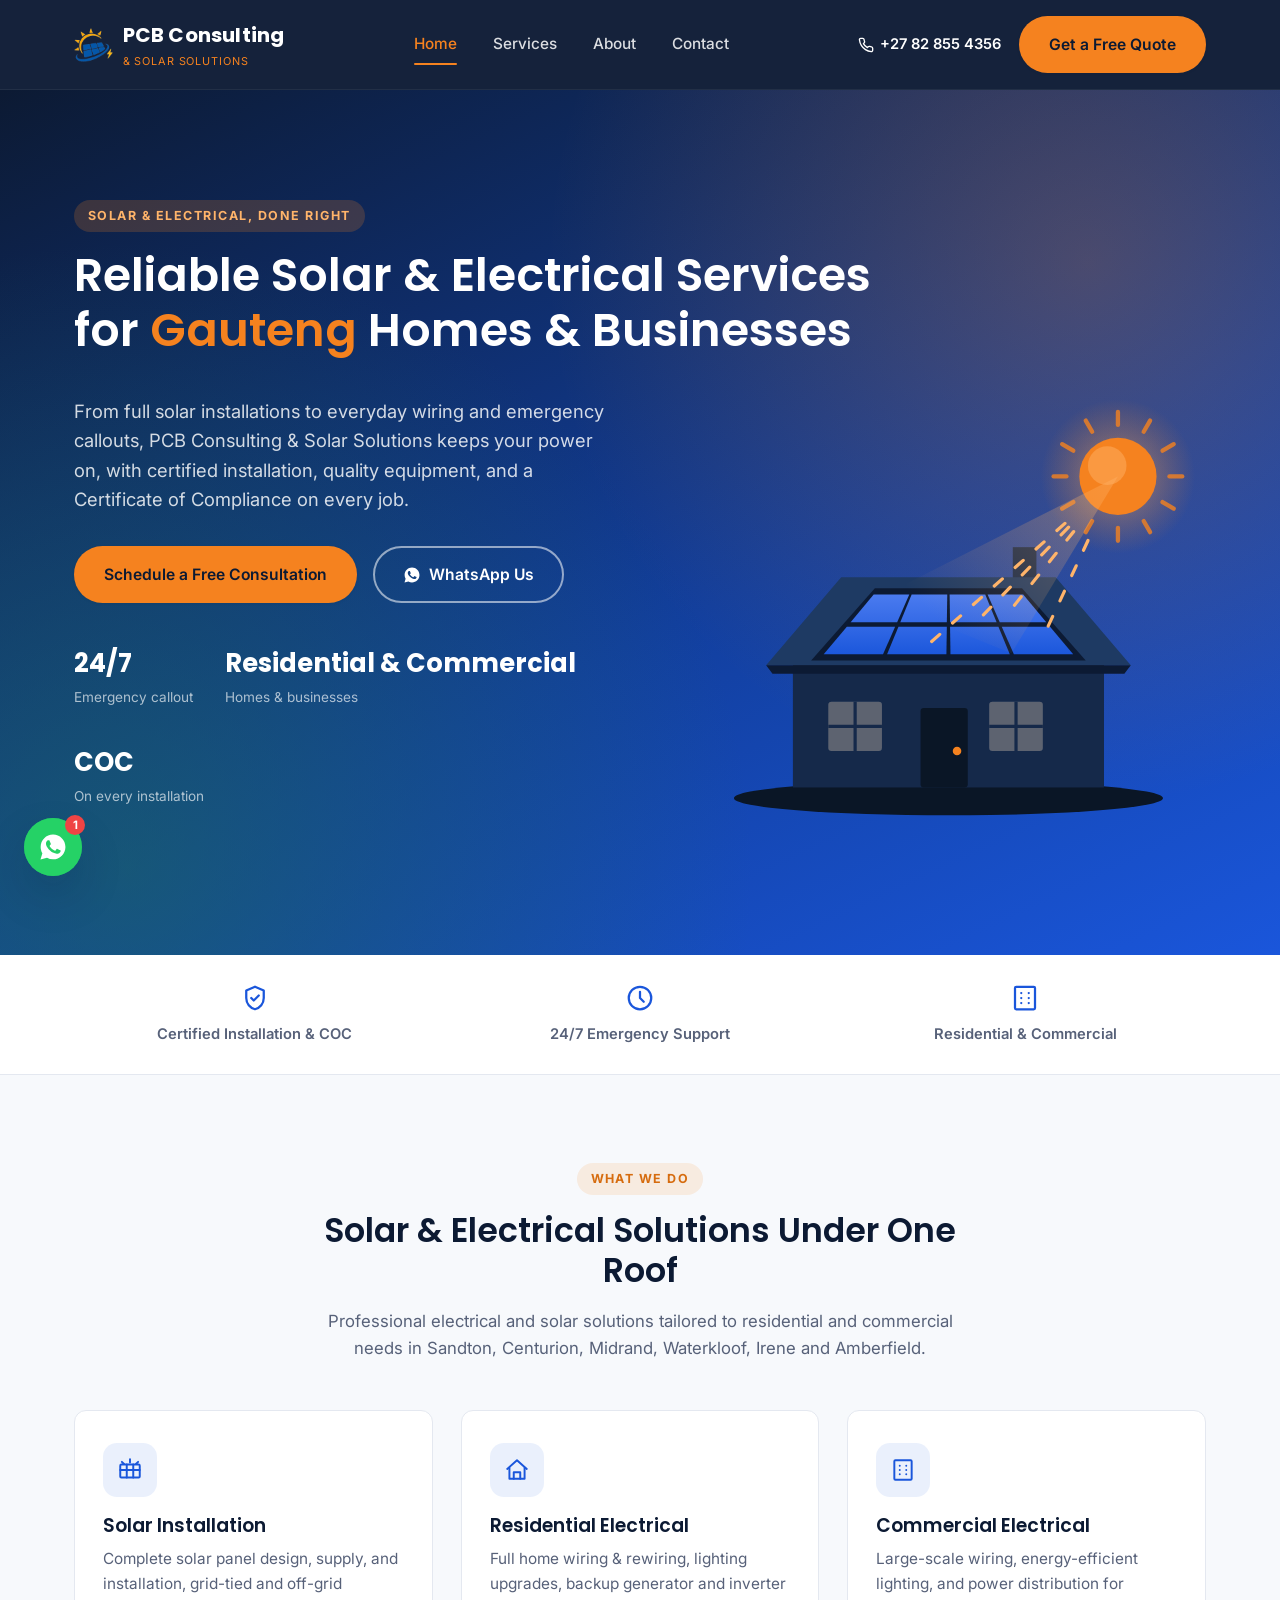
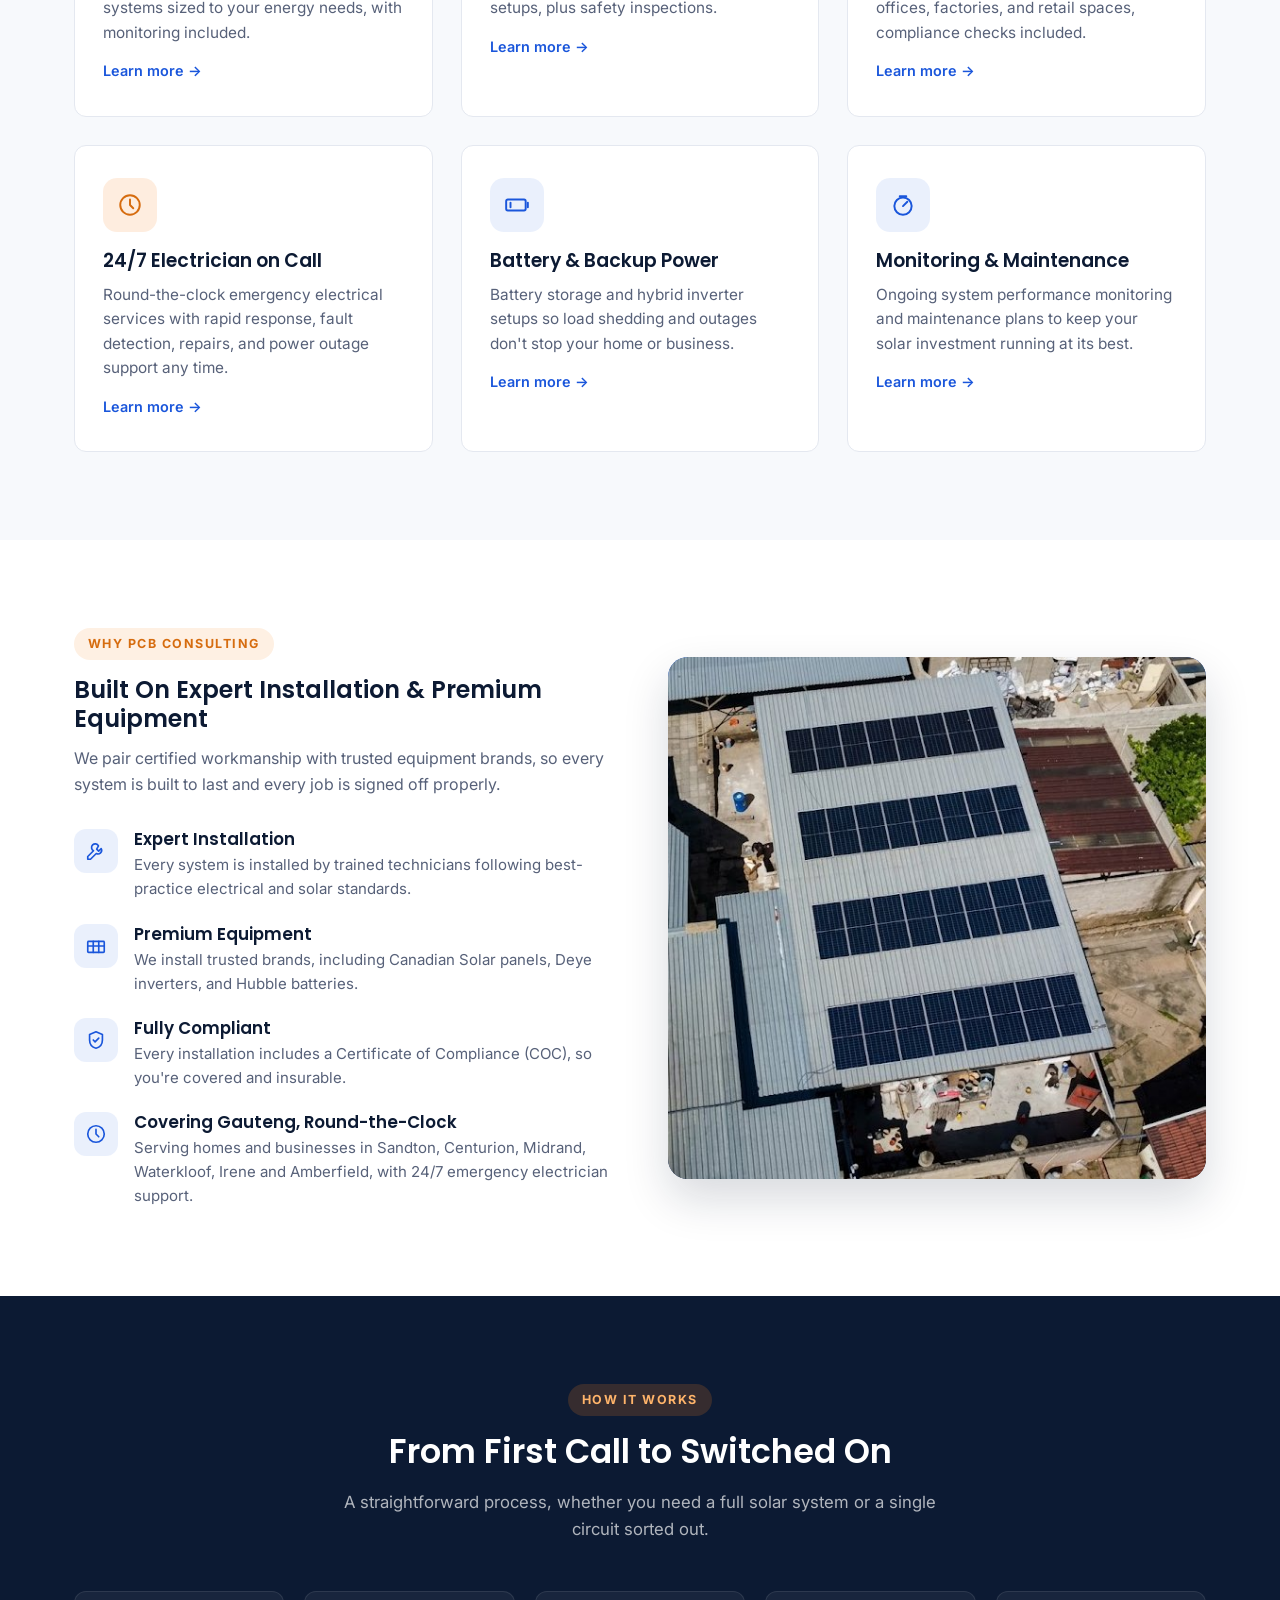
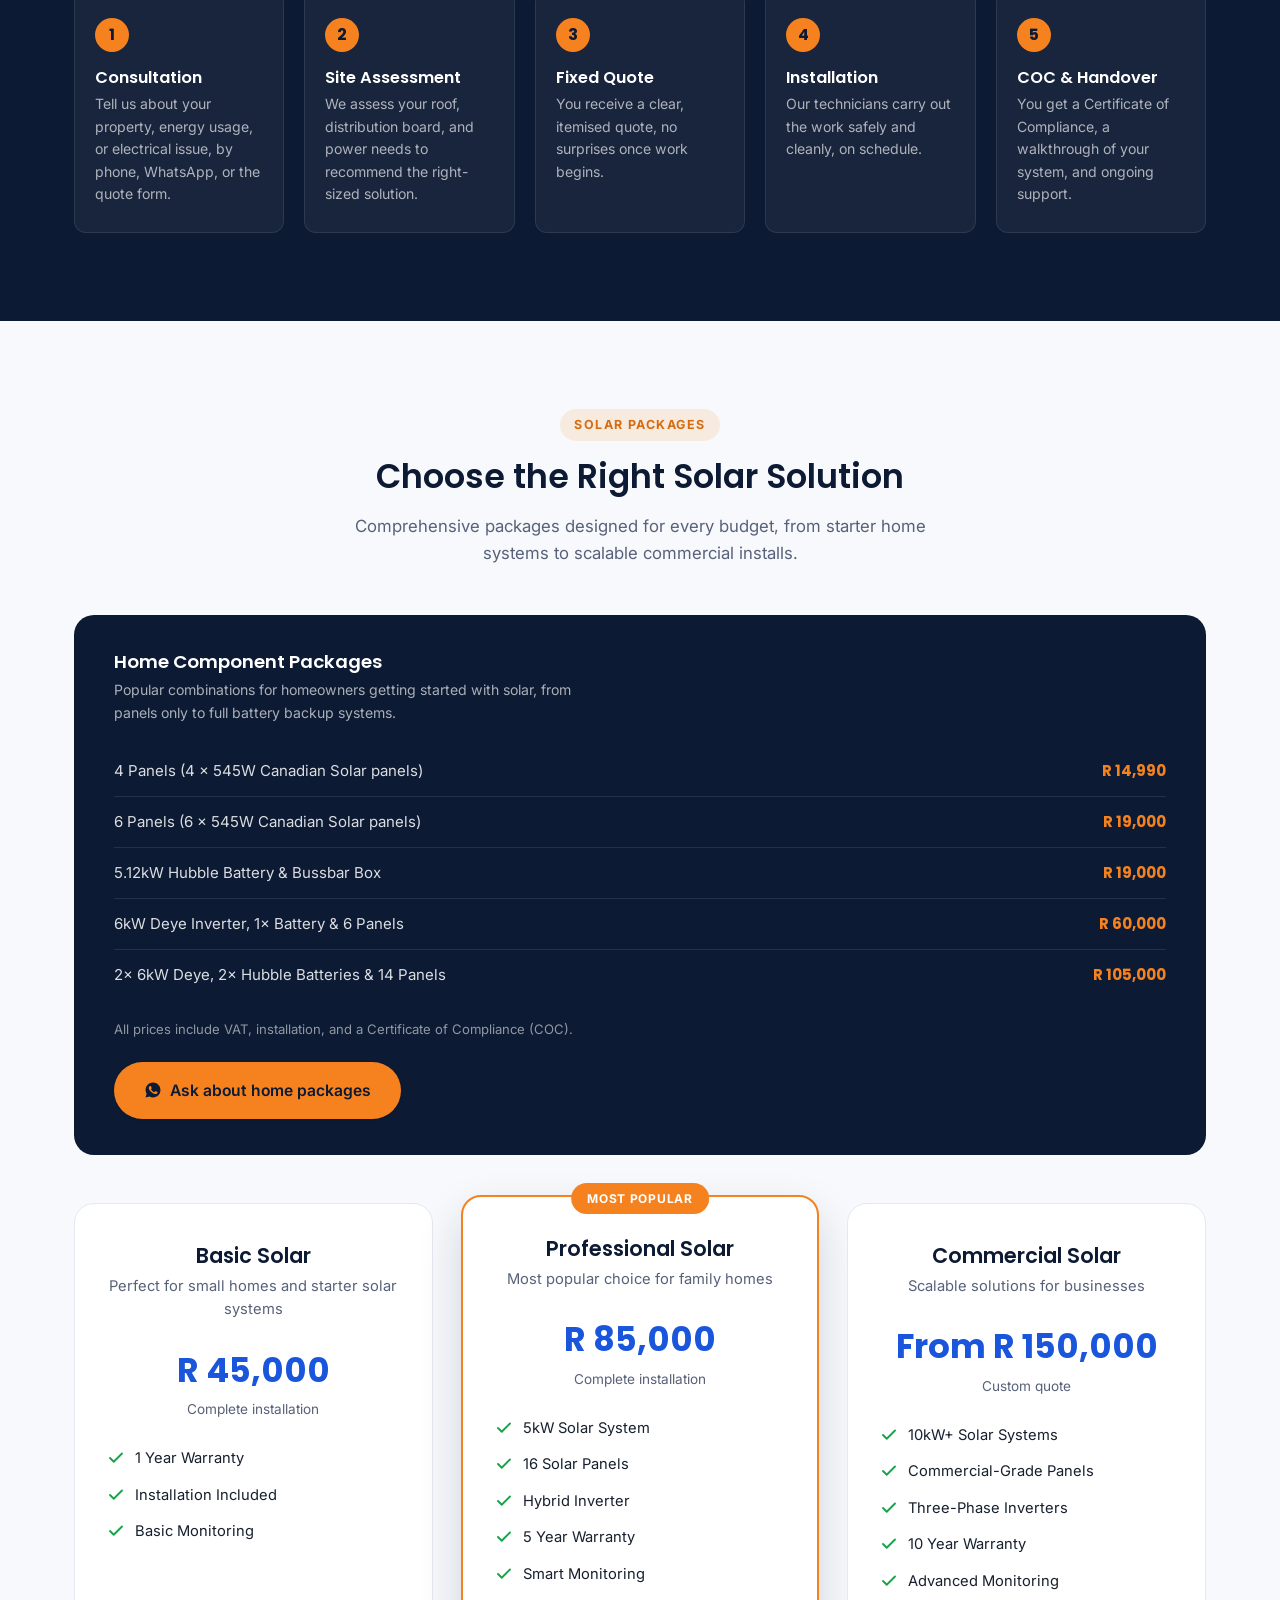
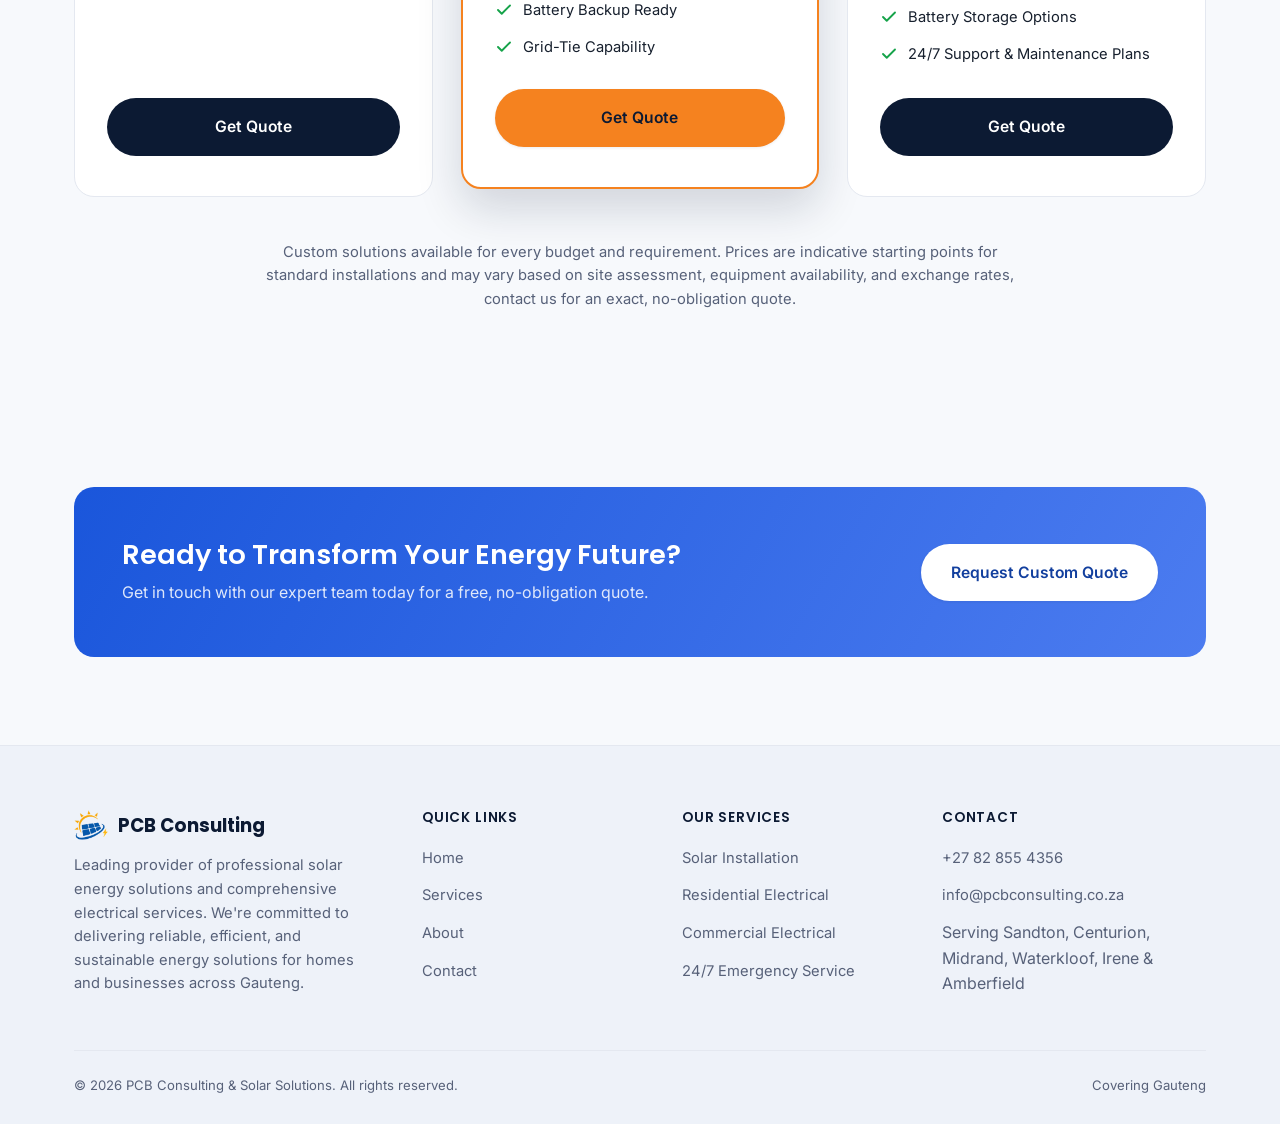
<file: index.html>
<!DOCTYPE html>
<html lang="en-ZA">
<head>
<meta charset="UTF-8">
<meta name="viewport" content="width=device-width, initial-scale=1.0">
<title>PCB Consulting &amp; Solar Solutions | Solar &amp; Electrical Installers, Gauteng</title>
<meta name="description" content="PCB Consulting &amp; Solar Solutions: solar installation, electrical work and 24/7 emergency electricians for homes and businesses in Sandton, Centurion, Midrand, Waterkloof, Irene and Amberfield.">
<link rel="canonical" href="https://pcbconsulting.co.za/">
<meta property="og:type" content="website">
<meta property="og:site_name" content="PCB Consulting &amp; Solar Solutions">
<meta property="og:locale" content="en_ZA">
<meta property="og:title" content="PCB Consulting &amp; Solar Solutions | Solar &amp; Electrical Installers, Gauteng">
<meta property="og:description" content="PCB Consulting &amp; Solar Solutions: solar installation, electrical work and 24/7 emergency electricians for homes and businesses in Sandton, Centurion, Midrand, Waterkloof, Irene and Amberfield.">
<meta property="og:url" content="https://pcbconsulting.co.za/">
<meta property="og:image" content="https://pcbconsulting.co.za/assets/og-image.jpg">
<meta property="og:image:width" content="1200">
<meta property="og:image:height" content="630">
<meta property="og:image:alt" content="Solar panels on a roof, with the PCB Consulting &amp; Solar Solutions logo and phone number">
<meta name="twitter:card" content="summary_large_image">
<link rel="icon" type="image/png" sizes="96x96" href="assets/favicon.png">
<link rel="apple-touch-icon" href="assets/apple-touch-icon.png">
<link rel="preconnect" href="https://fonts.googleapis.com">
<link rel="preconnect" href="https://fonts.gstatic.com" crossorigin>
<link href="https://fonts.googleapis.com/css2?family=Poppins:wght@500;600;700&family=Inter:wght@400;500;600;700&display=swap" rel="stylesheet">
<link rel="stylesheet" href="css/style.css">
<script type="application/ld+json">
{
  "@context": "https://schema.org",
  "@type": "Electrician",
  "@id": "https://pcbconsulting.co.za/#business",
  "name": "PCB Consulting & Solar Solutions",
  "url": "https://pcbconsulting.co.za/",
  "logo": "https://pcbconsulting.co.za/assets/logo-full.png",
  "image": [
    "https://pcbconsulting.co.za/assets/og-image.jpg",
    "https://pcbconsulting.co.za/assets/installs/rooftop-panels.jpg",
    "https://pcbconsulting.co.za/assets/installs/warehouse-roof.jpg"
  ],
  "description": "Residential and commercial solar installation, electrical services and 24/7 emergency electricians.",
  "telephone": "+27828554356",
  "email": "info@pcbconsulting.co.za",
  "address": {
    "@type": "PostalAddress",
    "addressRegion": "Gauteng",
    "addressCountry": "ZA"
  },
  "areaServed": [
    {
      "@type": "Place",
      "name": "Sandton"
    },
    {
      "@type": "Place",
      "name": "Centurion"
    },
    {
      "@type": "Place",
      "name": "Midrand"
    },
    {
      "@type": "Place",
      "name": "Waterkloof"
    },
    {
      "@type": "Place",
      "name": "Irene"
    },
    {
      "@type": "Place",
      "name": "Amberfield"
    }
  ],
  "openingHoursSpecification": [
    {
      "@type": "OpeningHoursSpecification",
      "dayOfWeek": [
        "Monday",
        "Tuesday",
        "Wednesday",
        "Thursday",
        "Friday"
      ],
      "opens": "07:00",
      "closes": "18:00"
    },
    {
      "@type": "OpeningHoursSpecification",
      "dayOfWeek": "Saturday",
      "opens": "08:00",
      "closes": "16:00"
    }
  ],
  "hasOfferCatalog": {
    "@type": "OfferCatalog",
    "name": "Solar and electrical services",
    "itemListElement": [
      {
        "@type": "Offer",
        "itemOffered": {
          "@type": "Service",
          "name": "Solar installation"
        }
      },
      {
        "@type": "Offer",
        "itemOffered": {
          "@type": "Service",
          "name": "Residential electrical services"
        }
      },
      {
        "@type": "Offer",
        "itemOffered": {
          "@type": "Service",
          "name": "Commercial electrical services"
        }
      },
      {
        "@type": "Offer",
        "itemOffered": {
          "@type": "Service",
          "name": "24/7 emergency electrician"
        }
      },
      {
        "@type": "Offer",
        "itemOffered": {
          "@type": "Service",
          "name": "Battery and backup power"
        }
      }
    ]
  }
}
</script>
</head>
<body>

<header class="site-header">
  <div class="nav-wrap">
    <a href="index.html" class="logo">
      <img src="assets/logo-mark.png" class="logo-mark" alt="PCB Consulting logo">
      <span>PCB Consulting<span class="logo-sub">&amp; Solar Solutions</span></span>
    </a>

    <nav class="nav-links" id="nav-links">
      <a href="index.html" class="active">Home</a>
      <a href="services.html">Services</a>
      <a href="about.html">About</a>
      <a href="contact.html">Contact</a>
      <div class="nav-mobile-ctas">
        <a href="contact.html" class="btn btn-primary btn-block">Get a Free Quote</a>
        <a href="tel:+27828554356" class="btn btn-call btn-block">Call Now</a>
      </div>
    </nav>

    <div class="nav-actions">
      <a class="nav-phone" href="tel:+27828554356">
        <svg width="16" height="16" viewBox="0 0 24 24" fill="none" stroke="currentColor" stroke-width="2" stroke-linecap="round" stroke-linejoin="round"><path d="M22 16.92v3a2 2 0 01-2.18 2 19.79 19.79 0 01-8.63-3.07 19.5 19.5 0 01-6-6 19.79 19.79 0 01-3.07-8.67A2 2 0 014.11 2h3a2 2 0 012 1.72c.127.96.362 1.903.7 2.81a2 2 0 01-.45 2.11L8.09 9.91a16 16 0 006 6l1.27-1.27a2 2 0 012.11-.45c.907.338 1.85.573 2.81.7A2 2 0 0122 16.92z"/></svg>
        +27 82 855 4356
      </a>
      <a href="contact.html" class="btn btn-primary">Get a Free Quote</a>
      <button class="nav-toggle" id="nav-toggle" aria-label="Toggle navigation menu" aria-expanded="false" aria-controls="nav-links">
        <svg viewBox="0 0 24 24" fill="none" stroke="currentColor" stroke-width="2" stroke-linecap="round"><line x1="3" y1="6" x2="21" y2="6"/><line x1="3" y1="12" x2="21" y2="12"/><line x1="3" y1="18" x2="21" y2="18"/></svg>
      </button>
    </div>
  </div>
</header>

<!-- ===================== HERO ===================== -->
<section class="hero">
  <div class="container hero-grid">
    <div class="hero-head">
      <span class="eyebrow" style="background:rgba(245,130,31,0.2); color:#ffb46a;">Solar &amp; Electrical, Done Right</span>
      <h1>Reliable Solar &amp; Electrical Services<br> for <span>Gauteng</span> Homes &amp; Businesses</h1>
    </div>
    <div class="hero-copy">
      <p class="hero-lede">From full solar installations to everyday wiring and emergency callouts, PCB Consulting &amp; Solar Solutions keeps your power on, with certified installation, quality equipment, and a Certificate of Compliance on every job.</p>
      <div class="hero-ctas">
        <a href="contact.html" class="btn btn-primary">Schedule a Free Consultation</a>
        <a href="https://wa.me/27828554356?text=Hi%20PCB%20Consulting%2C%20I%27d%20like%20a%20quote." target="_blank" rel="noopener" class="btn btn-outline">
          <svg width="18" height="18" viewBox="0 0 24 24" fill="currentColor" aria-hidden="true"><path d="M12.04 2C6.58 2 2.13 6.45 2.13 11.91c0 1.85.5 3.58 1.36 5.07L2 22l5.2-1.36a9.9 9.9 0 004.84 1.24h.01c5.46 0 9.9-4.45 9.9-9.91C21.96 6.45 17.5 2 12.04 2zm5.8 14.02c-.24.68-1.4 1.3-1.93 1.36-.5.06-1.03.24-3.46-.72-2.9-1.15-4.76-4.08-4.9-4.27-.14-.19-1.17-1.56-1.17-2.98 0-1.42.74-2.11 1-2.4.26-.29.57-.36.76-.36.19 0 .38 0 .55.01.18.01.42-.07.65.5.24.58.82 2 .89 2.14.07.14.12.31.02.5-.1.19-.15.31-.29.48-.15.17-.31.38-.44.51-.15.15-.3.31-.13.6.17.29.76 1.25 1.63 2.02 1.12 1 2.06 1.31 2.35 1.46.29.15.46.13.63-.08.17-.21.72-.84.92-1.13.19-.29.38-.24.64-.14.26.1 1.66.78 1.94.92.29.14.48.21.55.33.07.12.07.68-.17 1.36z"/></svg>
          WhatsApp Us
        </a>
      </div>
      <div class="hero-stats">
        <div class="hero-stat"><strong>24/7</strong><span>Emergency callout</span></div>
        <div class="hero-stat"><strong>Residential &amp; Commercial</strong><span>Homes &amp; businesses</span></div>
        <div class="hero-stat"><strong>COC</strong><span>On every installation</span></div>
      </div>
    </div>
    <div class="hero-art">
      <svg class="solar-scene" viewBox="0 0 480 420" fill="none" xmlns="http://www.w3.org/2000/svg" role="img" aria-label="Animated illustration of the sun shining on solar panels on a house roof">
        <defs>
          <radialGradient id="sun-glow" cx="50%" cy="50%" r="50%">
            <stop offset="0" stop-color="#ffb46a" stop-opacity="0.55"/>
            <stop offset="1" stop-color="#f5821f" stop-opacity="0"/>
          </radialGradient>
          <linearGradient id="beam-cone" x1="398" y1="74" x2="240" y2="220" gradientUnits="userSpaceOnUse">
            <stop offset="0" stop-color="#ffb46a" stop-opacity="0.35"/>
            <stop offset="1" stop-color="#ffb46a" stop-opacity="0"/>
          </linearGradient>
          <linearGradient id="cell-fill" x1="0" y1="182" x2="0" y2="242" gradientUnits="userSpaceOnUse">
            <stop offset="0" stop-color="#4c7cf0"/>
            <stop offset="1" stop-color="#1a56db"/>
          </linearGradient>
          <linearGradient id="glare" x1="0" y1="0" x2="1" y2="0">
            <stop offset="0" stop-color="#fff" stop-opacity="0"/>
            <stop offset="0.5" stop-color="#fff" stop-opacity="0.55"/>
            <stop offset="1" stop-color="#fff" stop-opacity="0"/>
          </linearGradient>
          <clipPath id="panel-clip"><polygon points="120,242 360,242 309,182 171,182"/></clipPath>
        </defs>

        <ellipse cx="240" cy="374" rx="200" ry="16" fill="#0a1626"/>

        <!-- Sun -->
        <circle class="sun-glow" cx="398" cy="74" r="72" fill="url(#sun-glow)"/>
        <g class="sun-rays" stroke="#f5821f" stroke-width="4" stroke-linecap="round" opacity="0.8">
          <line x1="446.0" y1="74.0" x2="458.0" y2="74.0"/>
          <line x1="439.6" y1="98.0" x2="450.0" y2="104.0"/>
          <line x1="422.0" y1="115.6" x2="428.0" y2="126.0"/>
          <line x1="398.0" y1="122.0" x2="398.0" y2="134.0"/>
          <line x1="374.0" y1="115.6" x2="368.0" y2="126.0"/>
          <line x1="356.4" y1="98.0" x2="346.0" y2="104.0"/>
          <line x1="350.0" y1="74.0" x2="338.0" y2="74.0"/>
          <line x1="356.4" y1="50.0" x2="346.0" y2="44.0"/>
          <line x1="374.0" y1="32.4" x2="368.0" y2="22.0"/>
          <line x1="398.0" y1="26.0" x2="398.0" y2="14.0"/>
          <line x1="422.0" y1="32.4" x2="428.0" y2="22.0"/>
          <line x1="439.6" y1="50.0" x2="450.0" y2="44.0"/>
        </g>
        <circle cx="398" cy="74" r="36" fill="#f5821f"/>
        <circle cx="388" cy="64" r="18" fill="#ffb46a" opacity="0.45"/>


        <!-- House -->
        <rect x="95" y="248" width="290" height="116" fill="#15294a"/>
        <rect x="300" y="140" width="22" height="34" fill="#15294a"/>
        <polygon points="70,250 140,168 340,168 410,250" fill="#1e3a63"/>
        <polygon points="70,250 410,250 404,258 76,258" fill="#0c1a33"/>

        <!-- Solar panels -->
        <polygon points="112.0,245.6 368.0,245.6 308.6,178.4 171.4,178.4" fill="#0c1a33"/>
        <g fill="url(#cell-fill)">
          <polygon points="123.7,239.9 179.0,239.9 190.3,214.1 145.3,214.1"/>
          <polygon points="182.8,239.9 238.1,239.9 238.5,214.1 193.4,214.1"/>
          <polygon points="241.9,239.9 297.2,239.9 286.6,214.1 241.5,214.1"/>
          <polygon points="301.0,239.9 356.3,239.9 334.7,214.1 289.7,214.1"/>
          <polygon points="148.8,209.9 192.2,209.9 203.5,184.1 170.3,184.1"/>
          <polygon points="195.1,209.9 238.5,209.9 238.9,184.1 205.7,184.1"/>
          <polygon points="241.5,209.9 284.9,209.9 274.3,184.1 241.1,184.1"/>
          <polygon points="287.8,209.9 331.2,209.9 309.7,184.1 276.5,184.1"/>
        </g>
        <g clip-path="url(#panel-clip)">
          <rect class="panel-glare" x="60" y="170" width="60" height="90" fill="url(#glare)" transform="skewX(-20)"/>
        </g>

        <!-- Light falling on the panels -->
        <polygon class="beam-cone" points="398,74 173.3,188.0 298.7,239.0" fill="url(#beam-cone)"/>
        <g stroke="#ffb46a" stroke-width="3" stroke-linecap="round" stroke-dasharray="10 16">
          <line class="beam beam-1" x1="356.7" y1="125.5" x2="300" y2="196"/>
          <line class="beam beam-2" x1="352.0" y1="121.3" x2="262" y2="214"/>
          <line class="beam beam-3" x1="348.6" y1="117.8" x2="222" y2="230"/>
          <line class="beam beam-4" x1="370.1" y1="133.8" x2="330" y2="220"/>
        </g>


        <!-- Windows and door -->
        <g fill="#274873">
          <rect x="128" y="284" width="50" height="46" rx="3"/>
          <rect x="278" y="284" width="50" height="46" rx="3"/>
        </g>
        <g class="window-glow" fill="#ffb46a">
          <rect x="128" y="284" width="50" height="46" rx="3"/>
          <rect x="278" y="284" width="50" height="46" rx="3"/>
        </g>
        <g stroke="#15294a" stroke-width="3">
          <line x1="153" y1="284" x2="153" y2="330"/><line x1="128" y1="307" x2="178" y2="307"/>
          <line x1="303" y1="284" x2="303" y2="330"/><line x1="278" y1="307" x2="328" y2="307"/>
        </g>
        <rect x="214" y="290" width="44" height="74" rx="3" fill="#0a1626"/>
        <circle cx="248" cy="330" r="4" fill="#f5821f"/>
        </svg>
    </div>
  </div>
</section>

<!-- ===================== TRUST BAR ===================== -->
<section class="trust-bar">
  <div class="container trust-grid">
    <div class="trust-item">
      <svg viewBox="0 0 24 24" fill="none" stroke="currentColor" stroke-width="1.8" stroke-linecap="round" stroke-linejoin="round"><path d="M12 3l7 3v6c0 4.5-3 8-7 9-4-1-7-4.5-7-9V6l7-3z"/><path d="M9 12l2 2 4-4"/></svg>
      Certified Installation &amp; COC
    </div>
    <div class="trust-item">
      <svg viewBox="0 0 24 24" fill="none" stroke="currentColor" stroke-width="1.8" stroke-linecap="round" stroke-linejoin="round"><circle cx="12" cy="12" r="9"/><path d="M12 7v5l3 3"/></svg>
      24/7 Emergency Support
    </div>
    <div class="trust-item">
      <svg viewBox="0 0 24 24" fill="none" stroke="currentColor" stroke-width="1.8" stroke-linecap="round" stroke-linejoin="round"><rect x="4" y="3" width="16" height="18" rx="1"/><path d="M9 8h.01M9 12h.01M9 16h.01M15 8h.01M15 12h.01M15 16h.01"/></svg>
      Residential &amp; Commercial
    </div>
  </div>
</section>

<!-- ===================== SERVICES OVERVIEW ===================== -->
<section class="services-section">
  <div class="container">
    <div class="section-head" data-reveal>
      <span class="eyebrow">What We Do</span>
      <h2>Solar &amp; Electrical Solutions Under One Roof</h2>
      <p>Professional electrical and solar solutions tailored to residential and commercial needs in Sandton, Centurion, Midrand, Waterkloof, Irene and Amberfield.</p>
    </div>
    <div class="grid-3">
      <div class="card" data-reveal>
        <div class="icon-badge">
          <svg viewBox="0 0 24 24" fill="none" stroke="currentColor" stroke-width="1.8" stroke-linecap="round" stroke-linejoin="round"><rect x="3" y="7" width="18" height="12" rx="1"/><path d="M3 12h18M9 7v12M15 7v12"/><path d="M12 2v3M4.5 4.5l2 2M19.5 4.5l-2 2"/></svg>
        </div>
        <h3>Solar Installation</h3>
        <p>Complete solar panel design, supply, and installation, grid-tied and off-grid systems sized to your energy needs, with monitoring included.</p>
        <a href="services.html#solar" class="card-link">Learn more →</a>
      </div>
      <div class="card" data-reveal>
        <div class="icon-badge">
          <svg viewBox="0 0 24 24" fill="none" stroke="currentColor" stroke-width="1.8" stroke-linecap="round" stroke-linejoin="round"><path d="M3 11l9-8 9 8"/><path d="M5 10v10h14V10"/><path d="M9 20v-6h6v6"/></svg>
        </div>
        <h3>Residential Electrical</h3>
        <p>Full home wiring &amp; rewiring, lighting upgrades, backup generator and inverter setups, plus safety inspections.</p>
        <a href="services.html#residential" class="card-link">Learn more →</a>
      </div>
      <div class="card" data-reveal>
        <div class="icon-badge">
          <svg viewBox="0 0 24 24" fill="none" stroke="currentColor" stroke-width="1.8" stroke-linecap="round" stroke-linejoin="round"><rect x="4" y="3" width="16" height="18" rx="1"/><path d="M9 8h.01M9 12h.01M9 16h.01M15 8h.01M15 12h.01M15 16h.01"/></svg>
        </div>
        <h3>Commercial Electrical</h3>
        <p>Large-scale wiring, energy-efficient lighting, and power distribution for offices, factories, and retail spaces, compliance checks included.</p>
        <a href="services.html#commercial" class="card-link">Learn more →</a>
      </div>
      <div class="card" data-reveal>
        <div class="icon-badge gold">
          <svg viewBox="0 0 24 24" fill="none" stroke="currentColor" stroke-width="1.8" stroke-linecap="round" stroke-linejoin="round"><circle cx="12" cy="12" r="9"/><path d="M12 7v5l3 3"/></svg>
        </div>
        <h3>24/7 Electrician on Call</h3>
        <p>Round-the-clock emergency electrical services with rapid response, fault detection, repairs, and power outage support any time.</p>
        <a href="services.html#emergency" class="card-link">Learn more →</a>
      </div>
      <div class="card" data-reveal>
        <div class="icon-badge">
          <svg viewBox="0 0 24 24" fill="none" stroke="currentColor" stroke-width="1.8" stroke-linecap="round" stroke-linejoin="round"><rect x="2" y="7" width="18" height="10" rx="1.5"/><line x1="22" y1="10" x2="22" y2="14"/><line x1="6" y1="10" x2="6" y2="14"/></svg>
        </div>
        <h3>Battery &amp; Backup Power</h3>
        <p>Battery storage and hybrid inverter setups so load shedding and outages don't stop your home or business.</p>
        <a href="services.html#solar" class="card-link">Learn more →</a>
      </div>
      <div class="card" data-reveal>
        <div class="icon-badge">
          <svg viewBox="0 0 24 24" fill="none" stroke="currentColor" stroke-width="1.8" stroke-linecap="round" stroke-linejoin="round"><circle cx="12" cy="13" r="8"/><path d="M12 13l4-4"/><path d="M9 4h6"/></svg>
        </div>
        <h3>Monitoring &amp; Maintenance</h3>
        <p>Ongoing system performance monitoring and maintenance plans to keep your solar investment running at its best.</p>
        <a href="services.html#solar" class="card-link">Learn more →</a>
      </div>
    </div>
  </div>
</section>

<!-- ===================== WHY CHOOSE US ===================== -->
<section class="why-section">
  <div class="container why-grid">
    <div data-reveal>
      <span class="eyebrow">Why PCB Consulting</span>
      <h2>Built On Expert Installation &amp; Premium Equipment</h2>
      <p style="color:var(--color-text-muted); margin-bottom:32px;">We pair certified workmanship with trusted equipment brands, so every system is built to last and every job is signed off properly.</p>
      <div class="why-list">
        <div class="why-item">
          <div class="icon-badge">
            <svg viewBox="0 0 24 24" fill="none" stroke="currentColor" stroke-width="1.8" stroke-linecap="round" stroke-linejoin="round"><path d="M14.7 6.3a4 4 0 10-5.4 5.4L3 18v3h3l6.3-6.3a4 4 0 005.4-5.4l-2.83 2.83-2.12-2.12L14.7 6.3z"/></svg>
          </div>
          <div>
            <h4>Expert Installation</h4>
            <p>Every system is installed by trained technicians following best-practice electrical and solar standards.</p>
          </div>
        </div>
        <div class="why-item">
          <div class="icon-badge">
            <svg viewBox="0 0 24 24" fill="none" stroke="currentColor" stroke-width="1.8" stroke-linecap="round" stroke-linejoin="round"><rect x="3" y="7" width="18" height="12" rx="1"/><path d="M3 12h18M9 7v12M15 7v12"/></svg>
          </div>
          <div>
            <h4>Premium Equipment</h4>
            <p>We install trusted brands, including Canadian Solar panels, Deye inverters, and Hubble batteries.</p>
          </div>
        </div>
        <div class="why-item">
          <div class="icon-badge">
            <svg viewBox="0 0 24 24" fill="none" stroke="currentColor" stroke-width="1.8" stroke-linecap="round" stroke-linejoin="round"><path d="M12 3l7 3v6c0 4.5-3 8-7 9-4-1-7-4.5-7-9V6l7-3z"/><path d="M9 12l2 2 4-4"/></svg>
          </div>
          <div>
            <h4>Fully Compliant</h4>
            <p>Every installation includes a Certificate of Compliance (COC), so you're covered and insurable.</p>
          </div>
        </div>
        <div class="why-item">
          <div class="icon-badge">
            <svg viewBox="0 0 24 24" fill="none" stroke="currentColor" stroke-width="1.8" stroke-linecap="round" stroke-linejoin="round"><circle cx="12" cy="12" r="9"/><path d="M12 7v5l3 3"/></svg>
          </div>
          <div>
            <h4>Covering Gauteng, Round-the-Clock</h4>
            <p>Serving homes and businesses in Sandton, Centurion, Midrand, Waterkloof, Irene and Amberfield, with 24/7 emergency electrician support.</p>
          </div>
        </div>
      </div>
    </div>
    <div class="why-art why-art-photo" data-reveal>
      <img src="assets/installs/warehouse-roof.jpg" alt="Aerial view of solar panel rows installed on a warehouse roof" width="570" height="553" loading="lazy">
    </div>
  </div>
</section>

<!-- ===================== PROCESS ===================== -->
<section class="process-section">
  <div class="container">
    <div class="section-head" data-reveal>
      <span class="eyebrow" style="background:rgba(245,130,31,0.18); color:#ffb46a;">How It Works</span>
      <h2>From First Call to Switched On</h2>
      <p>A straightforward process, whether you need a full solar system or a single circuit sorted out.</p>
    </div>
    <div class="process-steps">
      <div class="process-step" data-reveal>
        <span class="step-num">1</span>
        <h4>Consultation</h4>
        <p>Tell us about your property, energy usage, or electrical issue, by phone, WhatsApp, or the quote form.</p>
      </div>
      <div class="process-step" data-reveal>
        <span class="step-num">2</span>
        <h4>Site Assessment</h4>
        <p>We assess your roof, distribution board, and power needs to recommend the right-sized solution.</p>
      </div>
      <div class="process-step" data-reveal>
        <span class="step-num">3</span>
        <h4>Fixed Quote</h4>
        <p>You receive a clear, itemised quote, no surprises once work begins.</p>
      </div>
      <div class="process-step" data-reveal>
        <span class="step-num">4</span>
        <h4>Installation</h4>
        <p>Our technicians carry out the work safely and cleanly, on schedule.</p>
      </div>
      <div class="process-step" data-reveal>
        <span class="step-num">5</span>
        <h4>COC &amp; Handover</h4>
        <p>You get a Certificate of Compliance, a walkthrough of your system, and ongoing support.</p>
      </div>
    </div>
  </div>
</section>

<!-- ===================== PRICING ===================== -->
<section class="pricing-section">
  <div class="container">
    <div class="section-head" data-reveal>
      <span class="eyebrow">Solar Packages</span>
      <h2>Choose the Right Solar Solution</h2>
      <p>Comprehensive packages designed for every budget, from starter home systems to scalable commercial installs.</p>
    </div>

    <div class="spec-table-wrap" data-reveal>
      <div class="spec-table-head">
        <div>
          <h3>Home Component Packages</h3>
          <p>Popular combinations for homeowners getting started with solar, from panels only to full battery backup systems.</p>
        </div>
      </div>
      <table class="spec-table">
        <tbody>
          <tr><td>4 Panels (4 × 545W Canadian Solar panels)</td><td>R 14,990</td></tr>
          <tr><td>6 Panels (6 × 545W Canadian Solar panels)</td><td>R 19,000</td></tr>
          <tr><td>5.12kW Hubble Battery &amp; Bussbar Box</td><td>R 19,000</td></tr>
          <tr><td>6kW Deye Inverter, 1× Battery &amp; 6 Panels</td><td>R 60,000</td></tr>
          <tr><td>2× 6kW Deye, 2× Hubble Batteries &amp; 14 Panels</td><td>R 105,000</td></tr>
        </tbody>
      </table>
      <p class="spec-table-foot">All prices include VAT, installation, and a Certificate of Compliance (COC).</p>
      <div class="spec-table-cta">
        <a href="https://wa.me/27828554356?text=Hi%20PCB%20Consulting%2C%20I%27d%20like%20a%20quote%20on%20a%20home%20solar%20package." target="_blank" rel="noopener" class="btn btn-primary">
          <svg width="18" height="18" viewBox="0 0 24 24" fill="currentColor" aria-hidden="true"><path d="M12.04 2C6.58 2 2.13 6.45 2.13 11.91c0 1.85.5 3.58 1.36 5.07L2 22l5.2-1.36a9.9 9.9 0 004.84 1.24h.01c5.46 0 9.9-4.45 9.9-9.91C21.96 6.45 17.5 2 12.04 2zm5.8 14.02c-.24.68-1.4 1.3-1.93 1.36-.5.06-1.03.24-3.46-.72-2.9-1.15-4.76-4.08-4.9-4.27-.14-.19-1.17-1.56-1.17-2.98 0-1.42.74-2.11 1-2.4.26-.29.57-.36.76-.36.19 0 .38 0 .55.01.18.01.42-.07.65.5.24.58.82 2 .89 2.14.07.14.12.31.02.5-.1.19-.15.31-.29.48-.15.17-.31.38-.44.51-.15.15-.3.31-.13.6.17.29.76 1.25 1.63 2.02 1.12 1 2.06 1.31 2.35 1.46.29.15.46.13.63-.08.17-.21.72-.84.92-1.13.19-.29.38-.24.64-.14.26.1 1.66.78 1.94.92.29.14.48.21.55.33.07.12.07.68-.17 1.36z"/></svg>
          Ask about home packages
        </a>
      </div>
    </div>

    <div class="pricing-grid">
      <div class="pricing-card" data-reveal>
        <h3>Basic Solar</h3>
        <p class="pricing-tagline">Perfect for small homes and starter solar systems</p>
        <div class="price">R 45,000</div>
        <div class="price-sub">Complete installation</div>
        <ul class="pricing-features">
          <li><svg viewBox="0 0 24 24" fill="none" stroke="currentColor" stroke-width="2.5" stroke-linecap="round" stroke-linejoin="round"><polyline points="20 6 9 17 4 12"/></svg>1 Year Warranty</li>
          <li><svg viewBox="0 0 24 24" fill="none" stroke="currentColor" stroke-width="2.5" stroke-linecap="round" stroke-linejoin="round"><polyline points="20 6 9 17 4 12"/></svg>Installation Included</li>
          <li><svg viewBox="0 0 24 24" fill="none" stroke="currentColor" stroke-width="2.5" stroke-linecap="round" stroke-linejoin="round"><polyline points="20 6 9 17 4 12"/></svg>Basic Monitoring</li>
        </ul>
        <a href="contact.html?package=Basic%20Solar" class="btn btn-dark btn-block">Get Quote</a>
      </div>

      <div class="pricing-card featured" data-reveal>
        <span class="pricing-badge">Most Popular</span>
        <h3>Professional Solar</h3>
        <p class="pricing-tagline">Most popular choice for family homes</p>
        <div class="price">R 85,000</div>
        <div class="price-sub">Complete installation</div>
        <ul class="pricing-features">
          <li><svg viewBox="0 0 24 24" fill="none" stroke="currentColor" stroke-width="2.5" stroke-linecap="round" stroke-linejoin="round"><polyline points="20 6 9 17 4 12"/></svg>5kW Solar System</li>
          <li><svg viewBox="0 0 24 24" fill="none" stroke="currentColor" stroke-width="2.5" stroke-linecap="round" stroke-linejoin="round"><polyline points="20 6 9 17 4 12"/></svg>16 Solar Panels</li>
          <li><svg viewBox="0 0 24 24" fill="none" stroke="currentColor" stroke-width="2.5" stroke-linecap="round" stroke-linejoin="round"><polyline points="20 6 9 17 4 12"/></svg>Hybrid Inverter</li>
          <li><svg viewBox="0 0 24 24" fill="none" stroke="currentColor" stroke-width="2.5" stroke-linecap="round" stroke-linejoin="round"><polyline points="20 6 9 17 4 12"/></svg>5 Year Warranty</li>
          <li><svg viewBox="0 0 24 24" fill="none" stroke="currentColor" stroke-width="2.5" stroke-linecap="round" stroke-linejoin="round"><polyline points="20 6 9 17 4 12"/></svg>Smart Monitoring</li>
          <li><svg viewBox="0 0 24 24" fill="none" stroke="currentColor" stroke-width="2.5" stroke-linecap="round" stroke-linejoin="round"><polyline points="20 6 9 17 4 12"/></svg>Battery Backup Ready</li>
          <li><svg viewBox="0 0 24 24" fill="none" stroke="currentColor" stroke-width="2.5" stroke-linecap="round" stroke-linejoin="round"><polyline points="20 6 9 17 4 12"/></svg>Grid-Tie Capability</li>
        </ul>
        <a href="contact.html?package=Professional%20Solar" class="btn btn-primary btn-block">Get Quote</a>
      </div>

      <div class="pricing-card" data-reveal>
        <h3>Commercial Solar</h3>
        <p class="pricing-tagline">Scalable solutions for businesses</p>
        <div class="price">From R 150,000</div>
        <div class="price-sub">Custom quote</div>
        <ul class="pricing-features">
          <li><svg viewBox="0 0 24 24" fill="none" stroke="currentColor" stroke-width="2.5" stroke-linecap="round" stroke-linejoin="round"><polyline points="20 6 9 17 4 12"/></svg>10kW+ Solar Systems</li>
          <li><svg viewBox="0 0 24 24" fill="none" stroke="currentColor" stroke-width="2.5" stroke-linecap="round" stroke-linejoin="round"><polyline points="20 6 9 17 4 12"/></svg>Commercial-Grade Panels</li>
          <li><svg viewBox="0 0 24 24" fill="none" stroke="currentColor" stroke-width="2.5" stroke-linecap="round" stroke-linejoin="round"><polyline points="20 6 9 17 4 12"/></svg>Three-Phase Inverters</li>
          <li><svg viewBox="0 0 24 24" fill="none" stroke="currentColor" stroke-width="2.5" stroke-linecap="round" stroke-linejoin="round"><polyline points="20 6 9 17 4 12"/></svg>10 Year Warranty</li>
          <li><svg viewBox="0 0 24 24" fill="none" stroke="currentColor" stroke-width="2.5" stroke-linecap="round" stroke-linejoin="round"><polyline points="20 6 9 17 4 12"/></svg>Advanced Monitoring</li>
          <li><svg viewBox="0 0 24 24" fill="none" stroke="currentColor" stroke-width="2.5" stroke-linecap="round" stroke-linejoin="round"><polyline points="20 6 9 17 4 12"/></svg>Battery Storage Options</li>
          <li><svg viewBox="0 0 24 24" fill="none" stroke="currentColor" stroke-width="2.5" stroke-linecap="round" stroke-linejoin="round"><polyline points="20 6 9 17 4 12"/></svg>24/7 Support &amp; Maintenance Plans</li>
        </ul>
        <a href="contact.html?package=Commercial%20Solar" class="btn btn-dark btn-block">Get Quote</a>
      </div>
    </div>

    <p class="pricing-note" data-reveal>Custom solutions available for every budget and requirement. Prices are indicative starting points for standard installations and may vary based on site assessment, equipment availability, and exchange rates, contact us for an exact, no-obligation quote.</p>
  </div>
</section>

<!-- ===================== CTA BAND ===================== -->
<section>
  <div class="container">
    <div class="cta-band" data-reveal>
      <div>
        <h2>Ready to Transform Your Energy Future?</h2>
        <p>Get in touch with our expert team today for a free, no-obligation quote.</p>
      </div>
      <a href="contact.html" class="btn btn-primary">Request Custom Quote</a>
    </div>
  </div>
</section>

<footer class="site-footer">
  <div class="container">
    <div class="footer-grid">
      <div class="footer-about">
        <div class="footer-logo">
          <img src="assets/logo-mark.png" class="logo-mark" alt="PCB Consulting logo">
          PCB Consulting
        </div>
        <p>Leading provider of professional solar energy solutions and comprehensive electrical services. We're committed to delivering reliable, efficient, and sustainable energy solutions for homes and businesses across Gauteng.</p>
      </div>
      <div>
        <h4>Quick Links</h4>
        <ul>
          <li><a href="index.html">Home</a></li>
          <li><a href="services.html">Services</a></li>
          <li><a href="about.html">About</a></li>
          <li><a href="contact.html">Contact</a></li>
        </ul>
      </div>
      <div>
        <h4>Our Services</h4>
        <ul>
          <li><a href="services.html#solar">Solar Installation</a></li>
          <li><a href="services.html#residential">Residential Electrical</a></li>
          <li><a href="services.html#commercial">Commercial Electrical</a></li>
          <li><a href="services.html#emergency">24/7 Emergency Service</a></li>
        </ul>
      </div>
      <div>
        <h4>Contact</h4>
        <ul>
          <li><a href="tel:+27828554356">+27 82 855 4356</a></li>
          <li><a href="mailto:info@pcbconsulting.co.za">info@pcbconsulting.co.za</a></li>
          <li>Serving Sandton, Centurion, Midrand, Waterkloof, Irene &amp; Amberfield</li>
        </ul>
      </div>
    </div>
    <div class="footer-bottom">
      <span>&copy; <span id="year">2026</span> PCB Consulting &amp; Solar Solutions. All rights reserved.</span>
      <span>Covering Gauteng</span>
    </div>
  </div>
</footer>

<a class="wa-float" href="https://wa.me/27828554356?text=Hi!%20I%20would%20like%20to%20know%20more%20about%20your%20solar%20and%20electrical%20services." target="_blank" rel="noopener" aria-label="Chat with us on WhatsApp">
  <span class="wa-float-ring" aria-hidden="true"></span>
  <svg viewBox="0 0 24 24" fill="currentColor" aria-hidden="true"><path d="M12.04 2C6.58 2 2.13 6.45 2.13 11.91c0 1.85.5 3.58 1.36 5.07L2 22l5.2-1.36a9.9 9.9 0 004.84 1.24h.01c5.46 0 9.9-4.45 9.9-9.91C21.96 6.45 17.5 2 12.04 2zm5.8 14.02c-.24.68-1.4 1.3-1.93 1.36-.5.06-1.03.24-3.46-.72-2.9-1.15-4.76-4.08-4.9-4.27-.14-.19-1.17-1.56-1.17-2.98 0-1.42.74-2.11 1-2.4.26-.29.57-.36.76-.36.19 0 .38 0 .55.01.18.01.42-.07.65.5.24.58.82 2 .89 2.14.07.14.12.31.02.5-.1.19-.15.31-.29.48-.15.17-.31.38-.44.51-.15.15-.3.31-.13.6.17.29.76 1.25 1.63 2.02 1.12 1 2.06 1.31 2.35 1.46.29.15.46.13.63-.08.17-.21.72-.84.92-1.13.19-.29.38-.24.64-.14.26.1 1.66.78 1.94.92.29.14.48.21.55.33.07.12.07.68-.17 1.36z"/></svg>
  <span class="wa-float-badge" aria-hidden="true">1</span>
  <span class="wa-float-tip">Chat with us on WhatsApp</span>
</a>

<script src="js/main.js"></script>
</body>
</html>
</file>
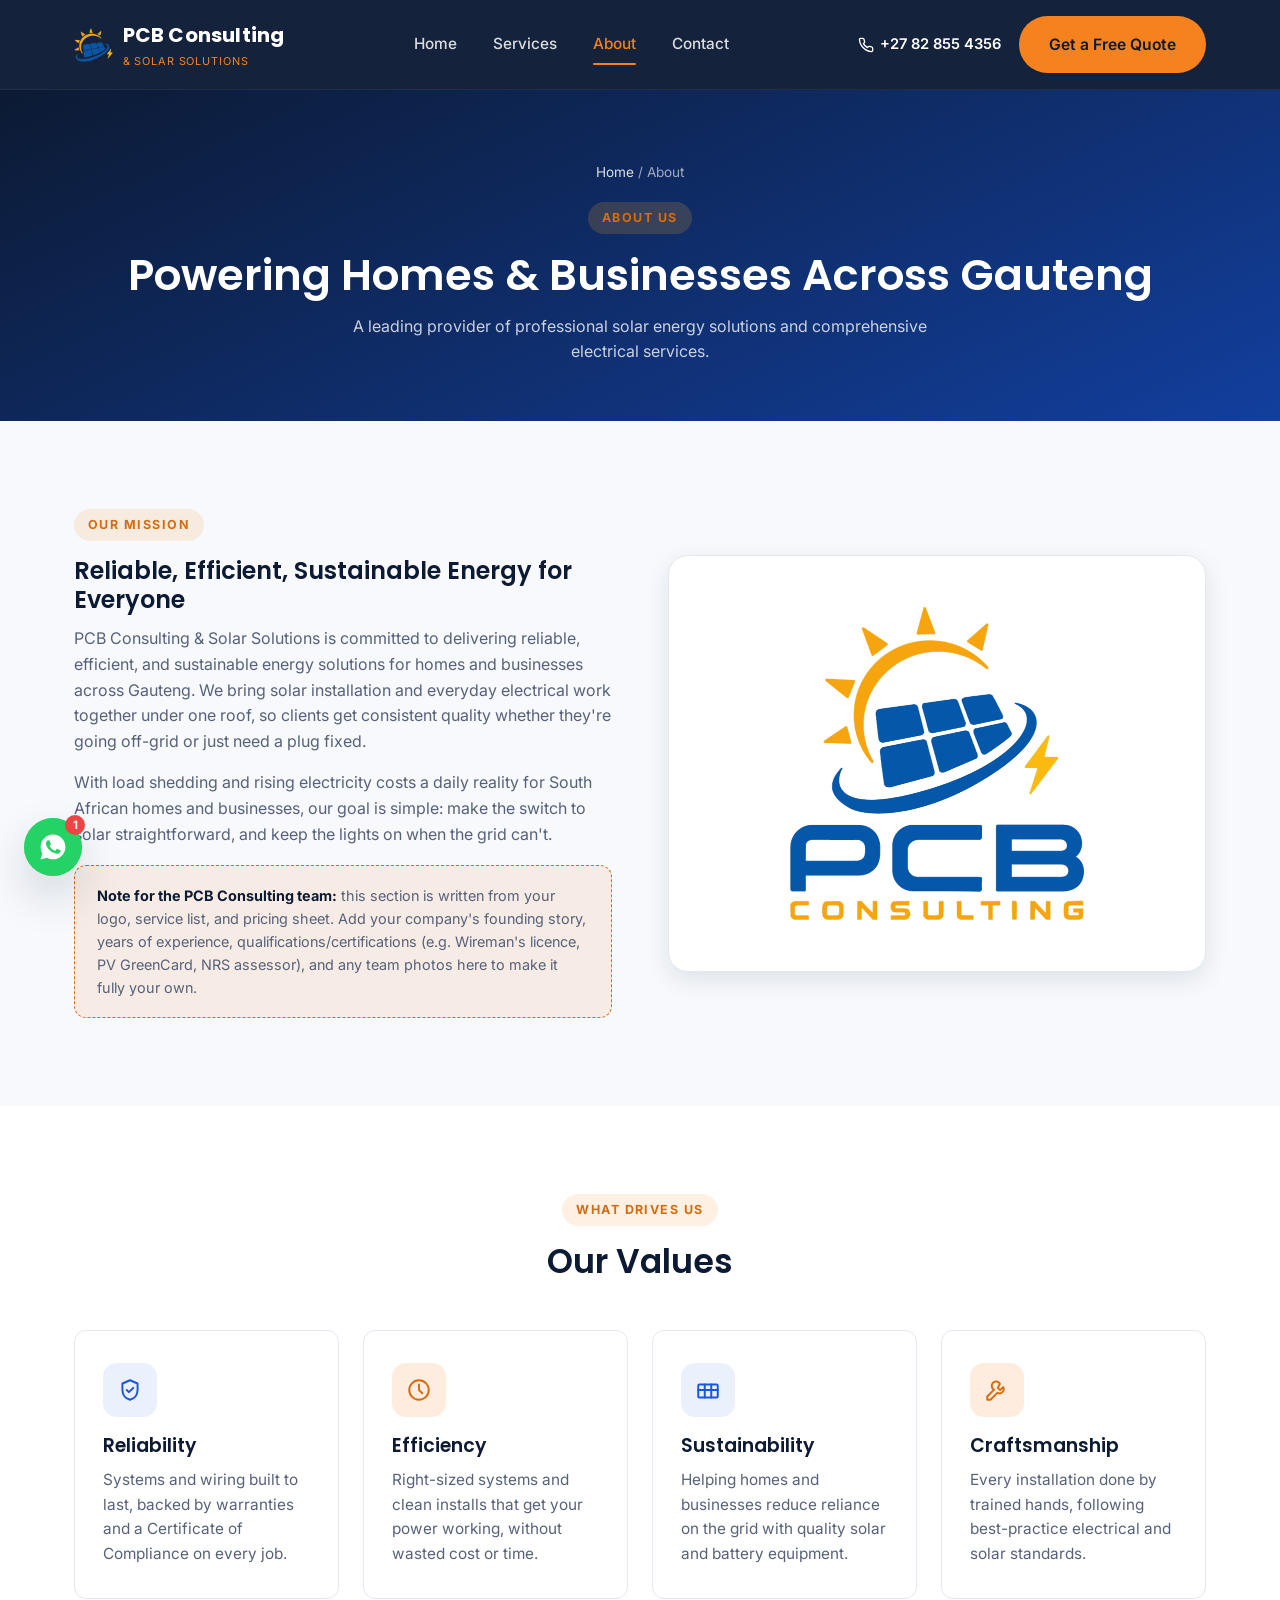
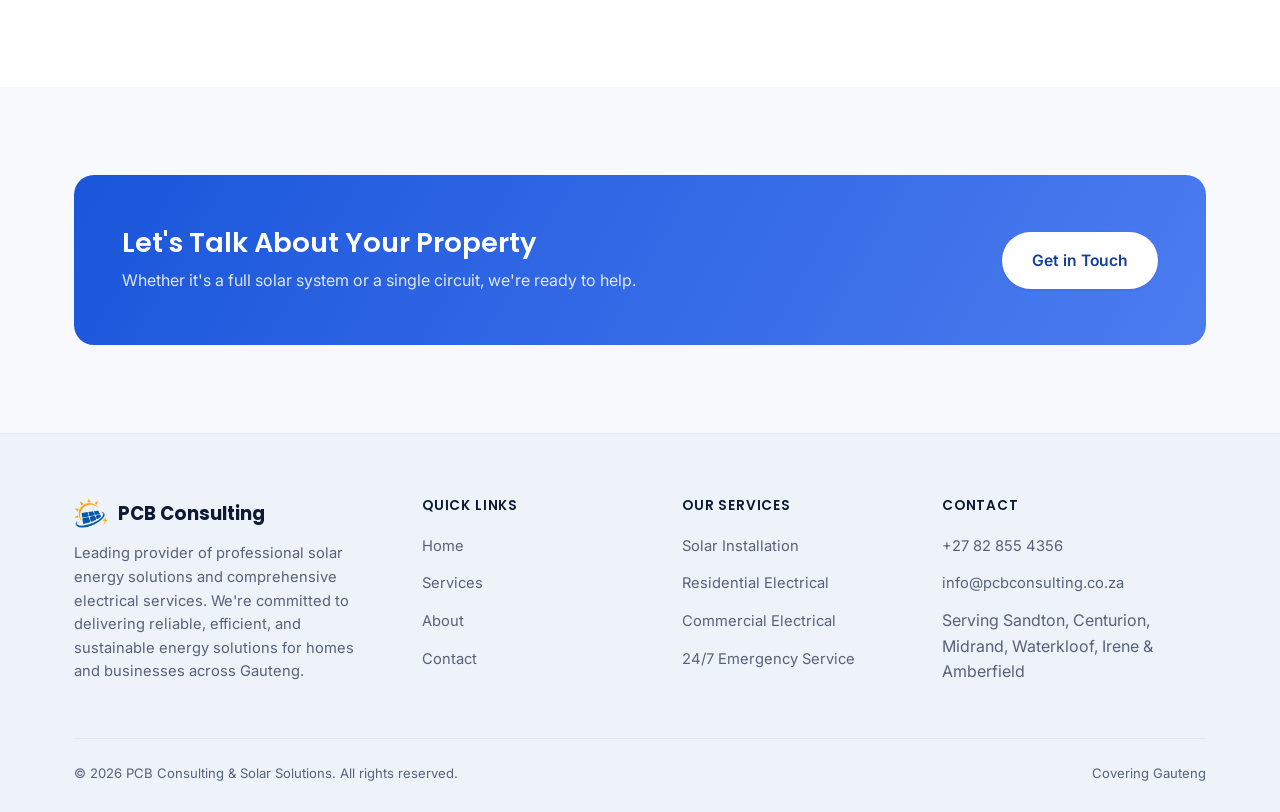
<file: about.html>
<!DOCTYPE html>
<html lang="en-ZA">
<head>
<meta charset="UTF-8">
<meta name="viewport" content="width=device-width, initial-scale=1.0">
<title>About Us | PCB Consulting &amp; Solar Solutions</title>
<meta name="description" content="PCB Consulting &amp; Solar Solutions delivers reliable, efficient, and sustainable solar and electrical solutions for homes and businesses across Gauteng.">
<link rel="canonical" href="https://pcbconsulting.co.za/about.html">
<meta property="og:type" content="website">
<meta property="og:site_name" content="PCB Consulting &amp; Solar Solutions">
<meta property="og:locale" content="en_ZA">
<meta property="og:title" content="About Us | PCB Consulting &amp; Solar Solutions">
<meta property="og:description" content="PCB Consulting &amp; Solar Solutions delivers reliable, efficient, and sustainable solar and electrical solutions for homes and businesses across Gauteng.">
<meta property="og:url" content="https://pcbconsulting.co.za/about.html">
<meta property="og:image" content="https://pcbconsulting.co.za/assets/og-image.jpg">
<meta property="og:image:width" content="1200">
<meta property="og:image:height" content="630">
<meta property="og:image:alt" content="Solar panels on a roof, with the PCB Consulting &amp; Solar Solutions logo and phone number">
<meta name="twitter:card" content="summary_large_image">
<link rel="icon" type="image/png" sizes="96x96" href="assets/favicon.png">
<link rel="apple-touch-icon" href="assets/apple-touch-icon.png">
<link rel="preconnect" href="https://fonts.googleapis.com">
<link rel="preconnect" href="https://fonts.gstatic.com" crossorigin>
<link href="https://fonts.googleapis.com/css2?family=Poppins:wght@500;600;700&family=Inter:wght@400;500;600;700&display=swap" rel="stylesheet">
<link rel="stylesheet" href="css/style.css">
</head>
<body>

<header class="site-header">
  <div class="nav-wrap">
    <a href="index.html" class="logo">
      <img src="assets/logo-mark.png" class="logo-mark" alt="PCB Consulting logo">
      <span>PCB Consulting<span class="logo-sub">&amp; Solar Solutions</span></span>
    </a>

    <nav class="nav-links" id="nav-links">
      <a href="index.html">Home</a>
      <a href="services.html">Services</a>
      <a href="about.html" class="active">About</a>
      <a href="contact.html">Contact</a>
      <div class="nav-mobile-ctas">
        <a href="contact.html" class="btn btn-primary btn-block">Get a Free Quote</a>
        <a href="tel:+27828554356" class="btn btn-call btn-block">Call Now</a>
      </div>
    </nav>

    <div class="nav-actions">
      <a class="nav-phone" href="tel:+27828554356">
        <svg width="16" height="16" viewBox="0 0 24 24" fill="none" stroke="currentColor" stroke-width="2" stroke-linecap="round" stroke-linejoin="round"><path d="M22 16.92v3a2 2 0 01-2.18 2 19.79 19.79 0 01-8.63-3.07 19.5 19.5 0 01-6-6 19.79 19.79 0 01-3.07-8.67A2 2 0 014.11 2h3a2 2 0 012 1.72c.127.96.362 1.903.7 2.81a2 2 0 01-.45 2.11L8.09 9.91a16 16 0 006 6l1.27-1.27a2 2 0 012.11-.45c.907.338 1.85.573 2.81.7A2 2 0 0122 16.92z"/></svg>
        +27 82 855 4356
      </a>
      <a href="contact.html" class="btn btn-primary">Get a Free Quote</a>
      <button class="nav-toggle" id="nav-toggle" aria-label="Toggle navigation menu" aria-expanded="false" aria-controls="nav-links">
        <svg viewBox="0 0 24 24" fill="none" stroke="currentColor" stroke-width="2" stroke-linecap="round"><line x1="3" y1="6" x2="21" y2="6"/><line x1="3" y1="12" x2="21" y2="12"/><line x1="3" y1="18" x2="21" y2="18"/></svg>
      </button>
    </div>
  </div>
</header>

<section class="page-header">
  <div class="container">
    <div class="breadcrumb"><a href="index.html">Home</a> / About</div>
    <span class="eyebrow">About Us</span>
    <h1>Powering Homes &amp; Businesses Across Gauteng</h1>
    <p>A leading provider of professional solar energy solutions and comprehensive electrical services.</p>
  </div>
</section>

<section>
  <div class="container mission-split">
    <div data-reveal>
      <span class="eyebrow">Our Mission</span>
      <h2>Reliable, Efficient, Sustainable Energy for Everyone</h2>
      <p style="color:var(--color-text-muted);">PCB Consulting &amp; Solar Solutions is committed to delivering reliable, efficient, and sustainable energy solutions for homes and businesses across Gauteng. We bring solar installation and everyday electrical work together under one roof, so clients get consistent quality whether they're going off-grid or just need a plug fixed.</p>
      <p style="color:var(--color-text-muted);">With load shedding and rising electricity costs a daily reality for South African homes and businesses, our goal is simple: make the switch to solar straightforward, and keep the lights on when the grid can't.</p>
      <div class="placeholder-note">
        <strong>Note for the PCB Consulting team:</strong> this section is written from your logo, service list, and pricing sheet. Add your company's founding story, years of experience, qualifications/certifications (e.g. Wireman's licence, PV GreenCard, NRS assessor), and any team photos here to make it fully your own.
      </div>
    </div>
    <div class="logo-showcase" data-reveal>
      <img src="assets/logo-full.png" alt="PCB Consulting &amp; Solar Solutions logo">
    </div>
  </div>
</section>

<section class="why-section">
  <div class="container">
    <div class="section-head" data-reveal>
      <span class="eyebrow">What Drives Us</span>
      <h2>Our Values</h2>
    </div>
    <div class="values-grid">
      <div class="card" data-reveal>
        <div class="icon-badge">
          <svg viewBox="0 0 24 24" fill="none" stroke="currentColor" stroke-width="1.8" stroke-linecap="round" stroke-linejoin="round"><path d="M12 3l7 3v6c0 4.5-3 8-7 9-4-1-7-4.5-7-9V6l7-3z"/><path d="M9 12l2 2 4-4"/></svg>
        </div>
        <h3>Reliability</h3>
        <p>Systems and wiring built to last, backed by warranties and a Certificate of Compliance on every job.</p>
      </div>
      <div class="card" data-reveal>
        <div class="icon-badge gold">
          <svg viewBox="0 0 24 24" fill="none" stroke="currentColor" stroke-width="1.8" stroke-linecap="round" stroke-linejoin="round"><circle cx="12" cy="12" r="9"/><path d="M12 7v5l3 3"/></svg>
        </div>
        <h3>Efficiency</h3>
        <p>Right-sized systems and clean installs that get your power working, without wasted cost or time.</p>
      </div>
      <div class="card" data-reveal>
        <div class="icon-badge">
          <svg viewBox="0 0 24 24" fill="none" stroke="currentColor" stroke-width="1.8" stroke-linecap="round" stroke-linejoin="round"><rect x="3" y="7" width="18" height="12" rx="1"/><path d="M3 12h18M9 7v12M15 7v12"/></svg>
        </div>
        <h3>Sustainability</h3>
        <p>Helping homes and businesses reduce reliance on the grid with quality solar and battery equipment.</p>
      </div>
      <div class="card" data-reveal>
        <div class="icon-badge gold">
          <svg viewBox="0 0 24 24" fill="none" stroke="currentColor" stroke-width="1.8" stroke-linecap="round" stroke-linejoin="round"><path d="M14.7 6.3a4 4 0 10-5.4 5.4L3 18v3h3l6.3-6.3a4 4 0 005.4-5.4l-2.83 2.83-2.12-2.12L14.7 6.3z"/></svg>
        </div>
        <h3>Craftsmanship</h3>
        <p>Every installation done by trained hands, following best-practice electrical and solar standards.</p>
      </div>
    </div>
  </div>
</section>

<section>
  <div class="container">
    <div class="cta-band" data-reveal>
      <div>
        <h2>Let's Talk About Your Property</h2>
        <p>Whether it's a full solar system or a single circuit, we're ready to help.</p>
      </div>
      <a href="contact.html" class="btn btn-primary">Get in Touch</a>
    </div>
  </div>
</section>

<footer class="site-footer">
  <div class="container">
    <div class="footer-grid">
      <div class="footer-about">
        <div class="footer-logo">
          <img src="assets/logo-mark.png" class="logo-mark" alt="PCB Consulting logo">
          PCB Consulting
        </div>
        <p>Leading provider of professional solar energy solutions and comprehensive electrical services. We're committed to delivering reliable, efficient, and sustainable energy solutions for homes and businesses across Gauteng.</p>
      </div>
      <div>
        <h4>Quick Links</h4>
        <ul>
          <li><a href="index.html">Home</a></li>
          <li><a href="services.html">Services</a></li>
          <li><a href="about.html">About</a></li>
          <li><a href="contact.html">Contact</a></li>
        </ul>
      </div>
      <div>
        <h4>Our Services</h4>
        <ul>
          <li><a href="services.html#solar">Solar Installation</a></li>
          <li><a href="services.html#residential">Residential Electrical</a></li>
          <li><a href="services.html#commercial">Commercial Electrical</a></li>
          <li><a href="services.html#emergency">24/7 Emergency Service</a></li>
        </ul>
      </div>
      <div>
        <h4>Contact</h4>
        <ul>
          <li><a href="tel:+27828554356">+27 82 855 4356</a></li>
          <li><a href="mailto:info@pcbconsulting.co.za">info@pcbconsulting.co.za</a></li>
          <li>Serving Sandton, Centurion, Midrand, Waterkloof, Irene &amp; Amberfield</li>
        </ul>
      </div>
    </div>
    <div class="footer-bottom">
      <span>&copy; <span id="year">2026</span> PCB Consulting &amp; Solar Solutions. All rights reserved.</span>
      <span>Covering Gauteng</span>
    </div>
  </div>
</footer>

<a class="wa-float" href="https://wa.me/27828554356?text=Hi!%20I%20would%20like%20to%20know%20more%20about%20your%20solar%20and%20electrical%20services." target="_blank" rel="noopener" aria-label="Chat with us on WhatsApp">
  <span class="wa-float-ring" aria-hidden="true"></span>
  <svg viewBox="0 0 24 24" fill="currentColor" aria-hidden="true"><path d="M12.04 2C6.58 2 2.13 6.45 2.13 11.91c0 1.85.5 3.58 1.36 5.07L2 22l5.2-1.36a9.9 9.9 0 004.84 1.24h.01c5.46 0 9.9-4.45 9.9-9.91C21.96 6.45 17.5 2 12.04 2zm5.8 14.02c-.24.68-1.4 1.3-1.93 1.36-.5.06-1.03.24-3.46-.72-2.9-1.15-4.76-4.08-4.9-4.27-.14-.19-1.17-1.56-1.17-2.98 0-1.42.74-2.11 1-2.4.26-.29.57-.36.76-.36.19 0 .38 0 .55.01.18.01.42-.07.65.5.24.58.82 2 .89 2.14.07.14.12.31.02.5-.1.19-.15.31-.29.48-.15.17-.31.38-.44.51-.15.15-.3.31-.13.6.17.29.76 1.25 1.63 2.02 1.12 1 2.06 1.31 2.35 1.46.29.15.46.13.63-.08.17-.21.72-.84.92-1.13.19-.29.38-.24.64-.14.26.1 1.66.78 1.94.92.29.14.48.21.55.33.07.12.07.68-.17 1.36z"/></svg>
  <span class="wa-float-badge" aria-hidden="true">1</span>
  <span class="wa-float-tip">Chat with us on WhatsApp</span>
</a>

<script src="js/main.js"></script>
</body>
</html>
</file>
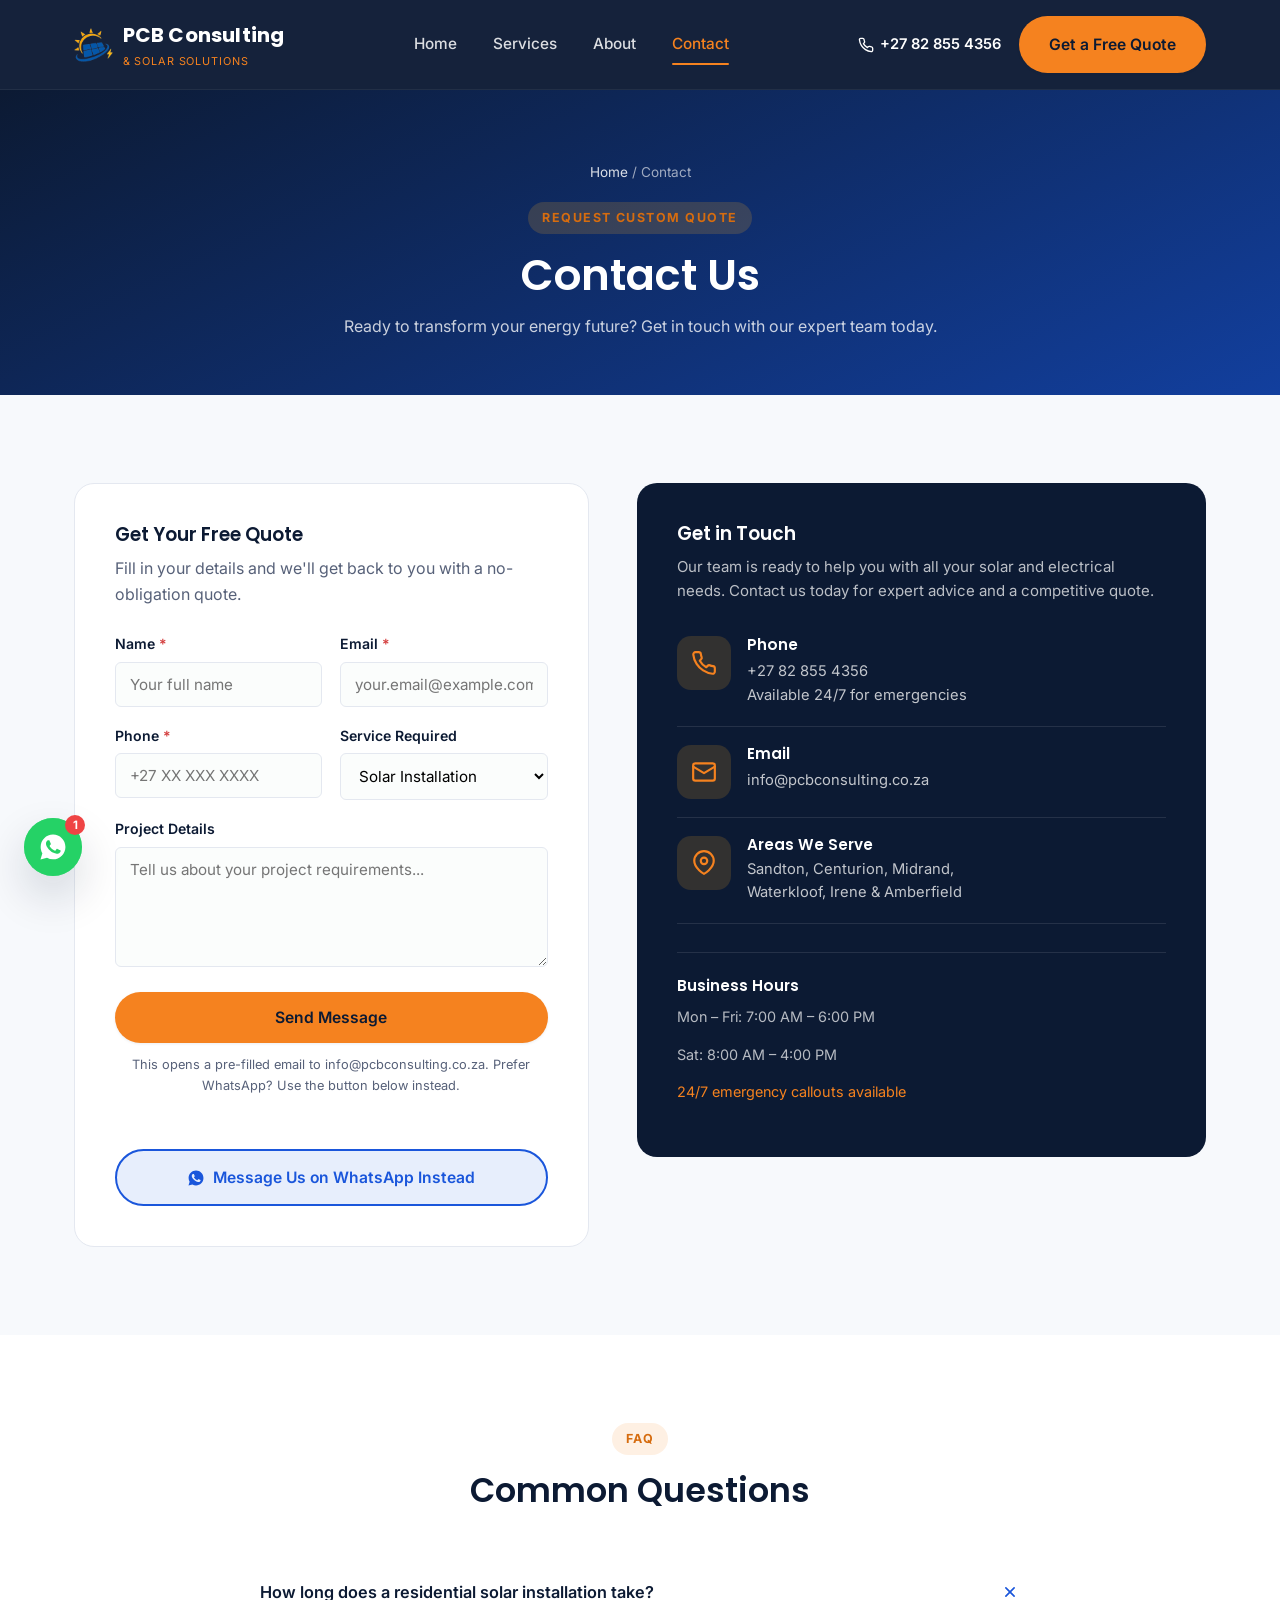
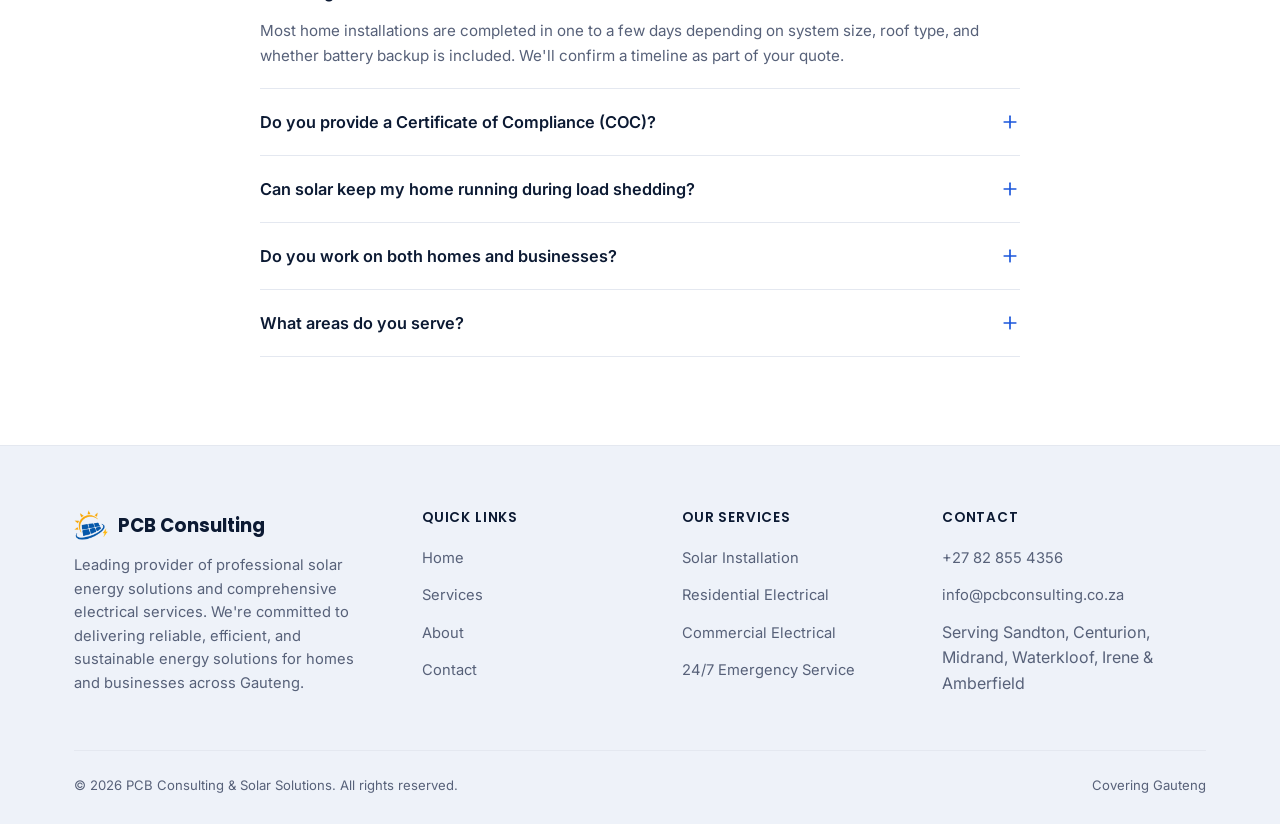
<file: contact.html>
<!DOCTYPE html>
<html lang="en-ZA">
<head>
<meta charset="UTF-8">
<meta name="viewport" content="width=device-width, initial-scale=1.0">
<title>Contact Us | PCB Consulting &amp; Solar Solutions</title>
<meta name="description" content="Get a free solar or electrical quote from PCB Consulting &amp; Solar Solutions. Call, WhatsApp or send your details. Serving Sandton, Centurion, Midrand, Waterkloof, Irene and Amberfield.">
<link rel="canonical" href="https://pcbconsulting.co.za/contact.html">
<meta property="og:type" content="website">
<meta property="og:site_name" content="PCB Consulting &amp; Solar Solutions">
<meta property="og:locale" content="en_ZA">
<meta property="og:title" content="Contact Us | PCB Consulting &amp; Solar Solutions">
<meta property="og:description" content="Get a free solar or electrical quote from PCB Consulting &amp; Solar Solutions. Call, WhatsApp or send your details. Serving Sandton, Centurion, Midrand, Waterkloof, Irene and Amberfield.">
<meta property="og:url" content="https://pcbconsulting.co.za/contact.html">
<meta property="og:image" content="https://pcbconsulting.co.za/assets/og-image.jpg">
<meta property="og:image:width" content="1200">
<meta property="og:image:height" content="630">
<meta property="og:image:alt" content="Solar panels on a roof, with the PCB Consulting &amp; Solar Solutions logo and phone number">
<meta name="twitter:card" content="summary_large_image">
<link rel="icon" type="image/png" sizes="96x96" href="assets/favicon.png">
<link rel="apple-touch-icon" href="assets/apple-touch-icon.png">
<link rel="preconnect" href="https://fonts.googleapis.com">
<link rel="preconnect" href="https://fonts.gstatic.com" crossorigin>
<link href="https://fonts.googleapis.com/css2?family=Poppins:wght@500;600;700&family=Inter:wght@400;500;600;700&display=swap" rel="stylesheet">
<link rel="stylesheet" href="css/style.css">
<script type="application/ld+json">
{
  "@context": "https://schema.org",
  "@type": "Electrician",
  "@id": "https://pcbconsulting.co.za/#business",
  "name": "PCB Consulting & Solar Solutions",
  "url": "https://pcbconsulting.co.za/",
  "logo": "https://pcbconsulting.co.za/assets/logo-full.png",
  "image": [
    "https://pcbconsulting.co.za/assets/og-image.jpg",
    "https://pcbconsulting.co.za/assets/installs/rooftop-panels.jpg",
    "https://pcbconsulting.co.za/assets/installs/warehouse-roof.jpg"
  ],
  "description": "Residential and commercial solar installation, electrical services and 24/7 emergency electricians.",
  "telephone": "+27828554356",
  "email": "info@pcbconsulting.co.za",
  "address": {
    "@type": "PostalAddress",
    "addressRegion": "Gauteng",
    "addressCountry": "ZA"
  },
  "areaServed": [
    {
      "@type": "Place",
      "name": "Sandton"
    },
    {
      "@type": "Place",
      "name": "Centurion"
    },
    {
      "@type": "Place",
      "name": "Midrand"
    },
    {
      "@type": "Place",
      "name": "Waterkloof"
    },
    {
      "@type": "Place",
      "name": "Irene"
    },
    {
      "@type": "Place",
      "name": "Amberfield"
    }
  ],
  "openingHoursSpecification": [
    {
      "@type": "OpeningHoursSpecification",
      "dayOfWeek": [
        "Monday",
        "Tuesday",
        "Wednesday",
        "Thursday",
        "Friday"
      ],
      "opens": "07:00",
      "closes": "18:00"
    },
    {
      "@type": "OpeningHoursSpecification",
      "dayOfWeek": "Saturday",
      "opens": "08:00",
      "closes": "16:00"
    }
  ],
  "hasOfferCatalog": {
    "@type": "OfferCatalog",
    "name": "Solar and electrical services",
    "itemListElement": [
      {
        "@type": "Offer",
        "itemOffered": {
          "@type": "Service",
          "name": "Solar installation"
        }
      },
      {
        "@type": "Offer",
        "itemOffered": {
          "@type": "Service",
          "name": "Residential electrical services"
        }
      },
      {
        "@type": "Offer",
        "itemOffered": {
          "@type": "Service",
          "name": "Commercial electrical services"
        }
      },
      {
        "@type": "Offer",
        "itemOffered": {
          "@type": "Service",
          "name": "24/7 emergency electrician"
        }
      },
      {
        "@type": "Offer",
        "itemOffered": {
          "@type": "Service",
          "name": "Battery and backup power"
        }
      }
    ]
  }
}
</script>
</head>
<body>

<header class="site-header">
  <div class="nav-wrap">
    <a href="index.html" class="logo">
      <img src="assets/logo-mark.png" class="logo-mark" alt="PCB Consulting logo">
      <span>PCB Consulting<span class="logo-sub">&amp; Solar Solutions</span></span>
    </a>

    <nav class="nav-links" id="nav-links">
      <a href="index.html">Home</a>
      <a href="services.html">Services</a>
      <a href="about.html">About</a>
      <a href="contact.html" class="active">Contact</a>
      <div class="nav-mobile-ctas">
        <a href="contact.html" class="btn btn-primary btn-block">Get a Free Quote</a>
        <a href="tel:+27828554356" class="btn btn-call btn-block">Call Now</a>
      </div>
    </nav>

    <div class="nav-actions">
      <a class="nav-phone" href="tel:+27828554356">
        <svg width="16" height="16" viewBox="0 0 24 24" fill="none" stroke="currentColor" stroke-width="2" stroke-linecap="round" stroke-linejoin="round"><path d="M22 16.92v3a2 2 0 01-2.18 2 19.79 19.79 0 01-8.63-3.07 19.5 19.5 0 01-6-6 19.79 19.79 0 01-3.07-8.67A2 2 0 014.11 2h3a2 2 0 012 1.72c.127.96.362 1.903.7 2.81a2 2 0 01-.45 2.11L8.09 9.91a16 16 0 006 6l1.27-1.27a2 2 0 012.11-.45c.907.338 1.85.573 2.81.7A2 2 0 0122 16.92z"/></svg>
        +27 82 855 4356
      </a>
      <a href="contact.html" class="btn btn-primary">Get a Free Quote</a>
      <button class="nav-toggle" id="nav-toggle" aria-label="Toggle navigation menu" aria-expanded="false" aria-controls="nav-links">
        <svg viewBox="0 0 24 24" fill="none" stroke="currentColor" stroke-width="2" stroke-linecap="round"><line x1="3" y1="6" x2="21" y2="6"/><line x1="3" y1="12" x2="21" y2="12"/><line x1="3" y1="18" x2="21" y2="18"/></svg>
      </button>
    </div>
  </div>
</header>

<section class="page-header">
  <div class="container">
    <div class="breadcrumb"><a href="index.html">Home</a> / Contact</div>
    <span class="eyebrow">Request Custom Quote</span>
    <h1>Contact Us</h1>
    <p>Ready to transform your energy future? Get in touch with our expert team today.</p>
  </div>
</section>

<section>
  <div class="container contact-grid">

    <div class="contact-form-card" data-reveal>
      <h3>Get Your Free Quote</h3>
      <p style="color:var(--color-text-muted); margin-bottom:26px;">Fill in your details and we'll get back to you with a no-obligation quote.</p>

      <form id="quote-form" novalidate>
        <div class="form-row">
          <div class="field">
            <label for="name">Name <span style="color:#d43f3f;">*</span></label>
            <input type="text" id="name" name="name" placeholder="Your full name" required>
          </div>
          <div class="field">
            <label for="email">Email <span style="color:#d43f3f;">*</span></label>
            <input type="email" id="email" name="email" placeholder="your.email@example.com" required>
          </div>
        </div>
        <div class="form-row">
          <div class="field">
            <label for="phone">Phone <span style="color:#d43f3f;">*</span></label>
            <input type="tel" id="phone" name="phone" placeholder="+27 XX XXX XXXX" required>
          </div>
          <div class="field">
            <label for="service">Service Required</label>
            <select id="service" name="service">
              <option value="Solar Installation">Solar Installation</option>
              <option value="Residential Electrical">Residential Electrical</option>
              <option value="Commercial Electrical">Commercial Electrical</option>
              <option value="24/7 Emergency Callout">24/7 Emergency Callout</option>
              <option value="Not Sure / Other">Not Sure / Other</option>
            </select>
          </div>
        </div>
        <div class="field">
          <label for="message">Project Details</label>
          <textarea id="message" name="message" placeholder="Tell us about your project requirements..."></textarea>
        </div>

        <button type="submit" class="btn btn-primary btn-block">Send Message</button>
        <p class="field-hint" style="text-align:center; margin-top:12px;">This opens a pre-filled email to info@pcbconsulting.co.za. Prefer WhatsApp? Use the button below instead.</p>
        <div id="form-status" class="form-status"></div>
      </form>

      <a href="https://wa.me/27828554356?text=Hi%20PCB%20Consulting%2C%20I%27d%20like%20a%20quote." target="_blank" rel="noopener" class="btn btn-outline btn-block mt-40" style="background:#1a56db1a; border-color:var(--color-primary); color:var(--color-primary);">
        <svg width="18" height="18" viewBox="0 0 24 24" fill="currentColor" aria-hidden="true"><path d="M12.04 2C6.58 2 2.13 6.45 2.13 11.91c0 1.85.5 3.58 1.36 5.07L2 22l5.2-1.36a9.9 9.9 0 004.84 1.24h.01c5.46 0 9.9-4.45 9.9-9.91C21.96 6.45 17.5 2 12.04 2zm5.8 14.02c-.24.68-1.4 1.3-1.93 1.36-.5.06-1.03.24-3.46-.72-2.9-1.15-4.76-4.08-4.9-4.27-.14-.19-1.17-1.56-1.17-2.98 0-1.42.74-2.11 1-2.4.26-.29.57-.36.76-.36.19 0 .38 0 .55.01.18.01.42-.07.65.5.24.58.82 2 .89 2.14.07.14.12.31.02.5-.1.19-.15.31-.29.48-.15.17-.31.38-.44.51-.15.15-.3.31-.13.6.17.29.76 1.25 1.63 2.02 1.12 1 2.06 1.31 2.35 1.46.29.15.46.13.63-.08.17-.21.72-.84.92-1.13.19-.29.38-.24.64-.14.26.1 1.66.78 1.94.92.29.14.48.21.55.33.07.12.07.68-.17 1.36z"/></svg>
        Message Us on WhatsApp Instead
      </a>
    </div>

    <div data-reveal>
      <div class="contact-info-card">
        <h3>Get in Touch</h3>
        <p style="color:rgba(255,255,255,0.72); font-size:0.94rem;">Our team is ready to help you with all your solar and electrical needs. Contact us today for expert advice and a competitive quote.</p>

        <div class="contact-row">
          <div class="icon-badge">
            <svg viewBox="0 0 24 24" fill="none" stroke="currentColor" stroke-width="2" stroke-linecap="round" stroke-linejoin="round"><path d="M22 16.92v3a2 2 0 01-2.18 2 19.79 19.79 0 01-8.63-3.07 19.5 19.5 0 01-6-6 19.79 19.79 0 01-3.07-8.67A2 2 0 014.11 2h3a2 2 0 012 1.72c.127.96.362 1.903.7 2.81a2 2 0 01-.45 2.11L8.09 9.91a16 16 0 006 6l1.27-1.27a2 2 0 012.11-.45c.907.338 1.85.573 2.81.7A2 2 0 0122 16.92z"/></svg>
          </div>
          <div>
            <h4>Phone</h4>
            <a href="tel:+27828554356">+27 82 855 4356</a>
            <p>Available 24/7 for emergencies</p>
          </div>
        </div>

        <div class="contact-row">
          <div class="icon-badge">
            <svg viewBox="0 0 24 24" fill="none" stroke="currentColor" stroke-width="2" stroke-linecap="round" stroke-linejoin="round"><rect x="2" y="4" width="20" height="16" rx="2"/><path d="M2 7l10 6 10-6"/></svg>
          </div>
          <div>
            <h4>Email</h4>
            <a href="mailto:info@pcbconsulting.co.za">info@pcbconsulting.co.za</a>
          </div>
        </div>

        <div class="contact-row">
          <div class="icon-badge">
            <svg viewBox="0 0 24 24" fill="none" stroke="currentColor" stroke-width="2" stroke-linecap="round" stroke-linejoin="round"><path d="M21 10c0 7-9 12-9 12s-9-5-9-12a9 9 0 0118 0z"/><circle cx="12" cy="10" r="3"/></svg>
          </div>
          <div>
            <h4>Areas We Serve</h4>
            <p>Sandton, Centurion, Midrand,<br>Waterkloof, Irene &amp; Amberfield</p>
          </div>
        </div>

        <div class="service-area-box">
          <h4>Business Hours</h4>
          <p>Mon – Fri: 7:00 AM – 6:00 PM</p>
          <p>Sat: 8:00 AM – 4:00 PM</p>
          <p style="margin-top:8px; color:var(--color-accent);">24/7 emergency callouts available</p>
        </div>
      </div>
    </div>

  </div>
</section>

<!-- FAQ -->
<section class="why-section">
  <div class="container">
    <div class="section-head" data-reveal>
      <span class="eyebrow">FAQ</span>
      <h2>Common Questions</h2>
    </div>
    <div style="max-width:760px; margin:0 auto;" data-reveal>
      <details class="faq-item" open>
        <summary>How long does a residential solar installation take?
          <svg class="chev" width="20" height="20" viewBox="0 0 24 24" fill="none" stroke="currentColor" stroke-width="2" stroke-linecap="round"><line x1="12" y1="5" x2="12" y2="19"/><line x1="5" y1="12" x2="19" y2="12"/></svg>
        </summary>
        <p>Most home installations are completed in one to a few days depending on system size, roof type, and whether battery backup is included. We'll confirm a timeline as part of your quote.</p>
      </details>
      <details class="faq-item">
        <summary>Do you provide a Certificate of Compliance (COC)?
          <svg class="chev" width="20" height="20" viewBox="0 0 24 24" fill="none" stroke="currentColor" stroke-width="2" stroke-linecap="round"><line x1="12" y1="5" x2="12" y2="19"/><line x1="5" y1="12" x2="19" y2="12"/></svg>
        </summary>
        <p>Yes, every installation, solar or electrical, includes a Certificate of Compliance so your property stays insurable and compliant with South African regulations.</p>
      </details>
      <details class="faq-item">
        <summary>Can solar keep my home running during load shedding?
          <svg class="chev" width="20" height="20" viewBox="0 0 24 24" fill="none" stroke="currentColor" stroke-width="2" stroke-linecap="round"><line x1="12" y1="5" x2="12" y2="19"/><line x1="5" y1="12" x2="19" y2="12"/></svg>
        </summary>
        <p>A hybrid inverter with battery storage can keep essential circuits running through outages. Tell us your must-keep-on appliances and we'll size a system accordingly.</p>
      </details>
      <details class="faq-item">
        <summary>Do you work on both homes and businesses?
          <svg class="chev" width="20" height="20" viewBox="0 0 24 24" fill="none" stroke="currentColor" stroke-width="2" stroke-linecap="round"><line x1="12" y1="5" x2="12" y2="19"/><line x1="5" y1="12" x2="19" y2="12"/></svg>
        </summary>
        <p>Yes, we install and service residential and commercial systems, from single-home rooftops to 10kW+ commercial-scale installations.</p>
      </details>
      <details class="faq-item">
        <summary>What areas do you serve?
          <svg class="chev" width="20" height="20" viewBox="0 0 24 24" fill="none" stroke="currentColor" stroke-width="2" stroke-linecap="round"><line x1="12" y1="5" x2="12" y2="19"/><line x1="5" y1="12" x2="19" y2="12"/></svg>
        </summary>
        <p>We serve homes and businesses in Sandton, Centurion, Midrand, Waterkloof, Irene and Amberfield. If you're nearby but outside these areas, get in touch to confirm availability.</p>
      </details>
    </div>
  </div>
</section>

<footer class="site-footer">
  <div class="container">
    <div class="footer-grid">
      <div class="footer-about">
        <div class="footer-logo">
          <img src="assets/logo-mark.png" class="logo-mark" alt="PCB Consulting logo">
          PCB Consulting
        </div>
        <p>Leading provider of professional solar energy solutions and comprehensive electrical services. We're committed to delivering reliable, efficient, and sustainable energy solutions for homes and businesses across Gauteng.</p>
      </div>
      <div>
        <h4>Quick Links</h4>
        <ul>
          <li><a href="index.html">Home</a></li>
          <li><a href="services.html">Services</a></li>
          <li><a href="about.html">About</a></li>
          <li><a href="contact.html">Contact</a></li>
        </ul>
      </div>
      <div>
        <h4>Our Services</h4>
        <ul>
          <li><a href="services.html#solar">Solar Installation</a></li>
          <li><a href="services.html#residential">Residential Electrical</a></li>
          <li><a href="services.html#commercial">Commercial Electrical</a></li>
          <li><a href="services.html#emergency">24/7 Emergency Service</a></li>
        </ul>
      </div>
      <div>
        <h4>Contact</h4>
        <ul>
          <li><a href="tel:+27828554356">+27 82 855 4356</a></li>
          <li><a href="mailto:info@pcbconsulting.co.za">info@pcbconsulting.co.za</a></li>
          <li>Serving Sandton, Centurion, Midrand, Waterkloof, Irene &amp; Amberfield</li>
        </ul>
      </div>
    </div>
    <div class="footer-bottom">
      <span>&copy; <span id="year">2026</span> PCB Consulting &amp; Solar Solutions. All rights reserved.</span>
      <span>Covering Gauteng</span>
    </div>
  </div>
</footer>

<a class="wa-float" href="https://wa.me/27828554356?text=Hi!%20I%20would%20like%20to%20know%20more%20about%20your%20solar%20and%20electrical%20services." target="_blank" rel="noopener" aria-label="Chat with us on WhatsApp">
  <span class="wa-float-ring" aria-hidden="true"></span>
  <svg viewBox="0 0 24 24" fill="currentColor" aria-hidden="true"><path d="M12.04 2C6.58 2 2.13 6.45 2.13 11.91c0 1.85.5 3.58 1.36 5.07L2 22l5.2-1.36a9.9 9.9 0 004.84 1.24h.01c5.46 0 9.9-4.45 9.9-9.91C21.96 6.45 17.5 2 12.04 2zm5.8 14.02c-.24.68-1.4 1.3-1.93 1.36-.5.06-1.03.24-3.46-.72-2.9-1.15-4.76-4.08-4.9-4.27-.14-.19-1.17-1.56-1.17-2.98 0-1.42.74-2.11 1-2.4.26-.29.57-.36.76-.36.19 0 .38 0 .55.01.18.01.42-.07.65.5.24.58.82 2 .89 2.14.07.14.12.31.02.5-.1.19-.15.31-.29.48-.15.17-.31.38-.44.51-.15.15-.3.31-.13.6.17.29.76 1.25 1.63 2.02 1.12 1 2.06 1.31 2.35 1.46.29.15.46.13.63-.08.17-.21.72-.84.92-1.13.19-.29.38-.24.64-.14.26.1 1.66.78 1.94.92.29.14.48.21.55.33.07.12.07.68-.17 1.36z"/></svg>
  <span class="wa-float-badge" aria-hidden="true">1</span>
  <span class="wa-float-tip">Chat with us on WhatsApp</span>
</a>

<script src="js/main.js"></script>
</body>
</html>
</file>
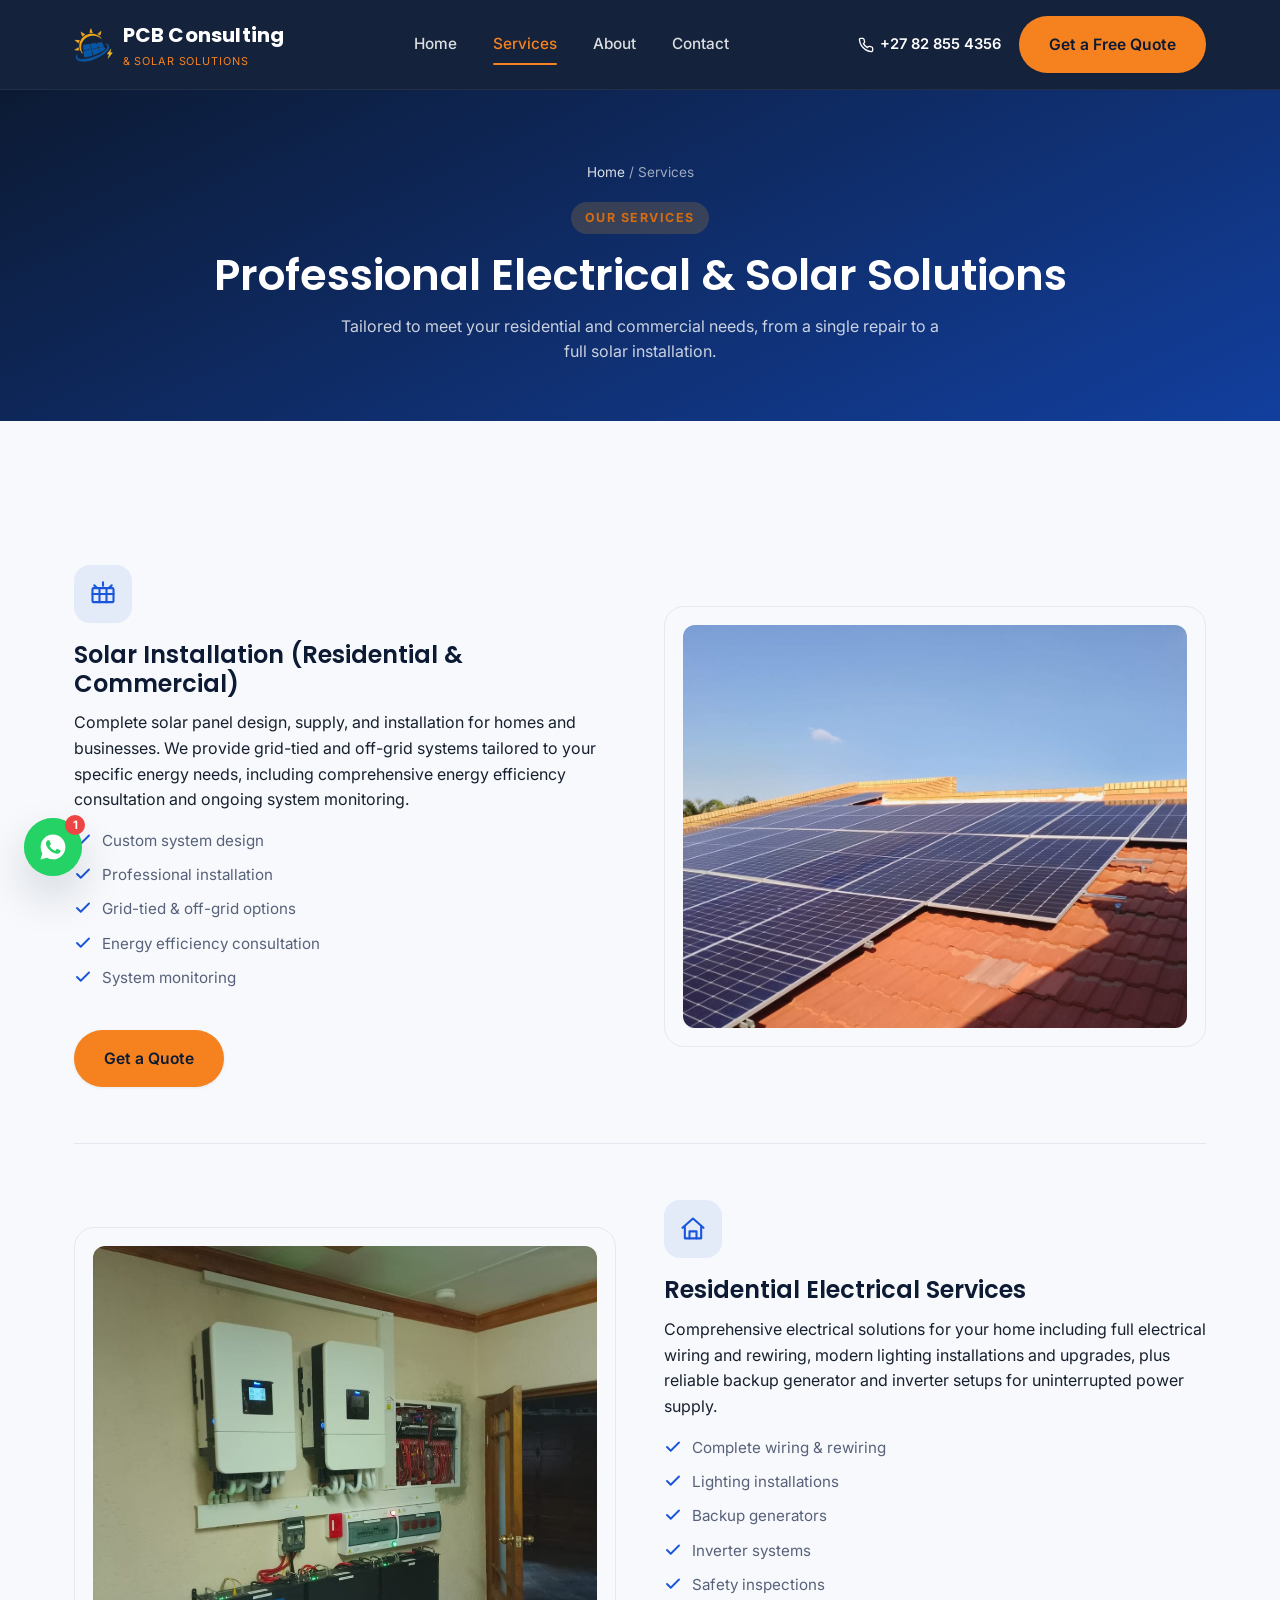
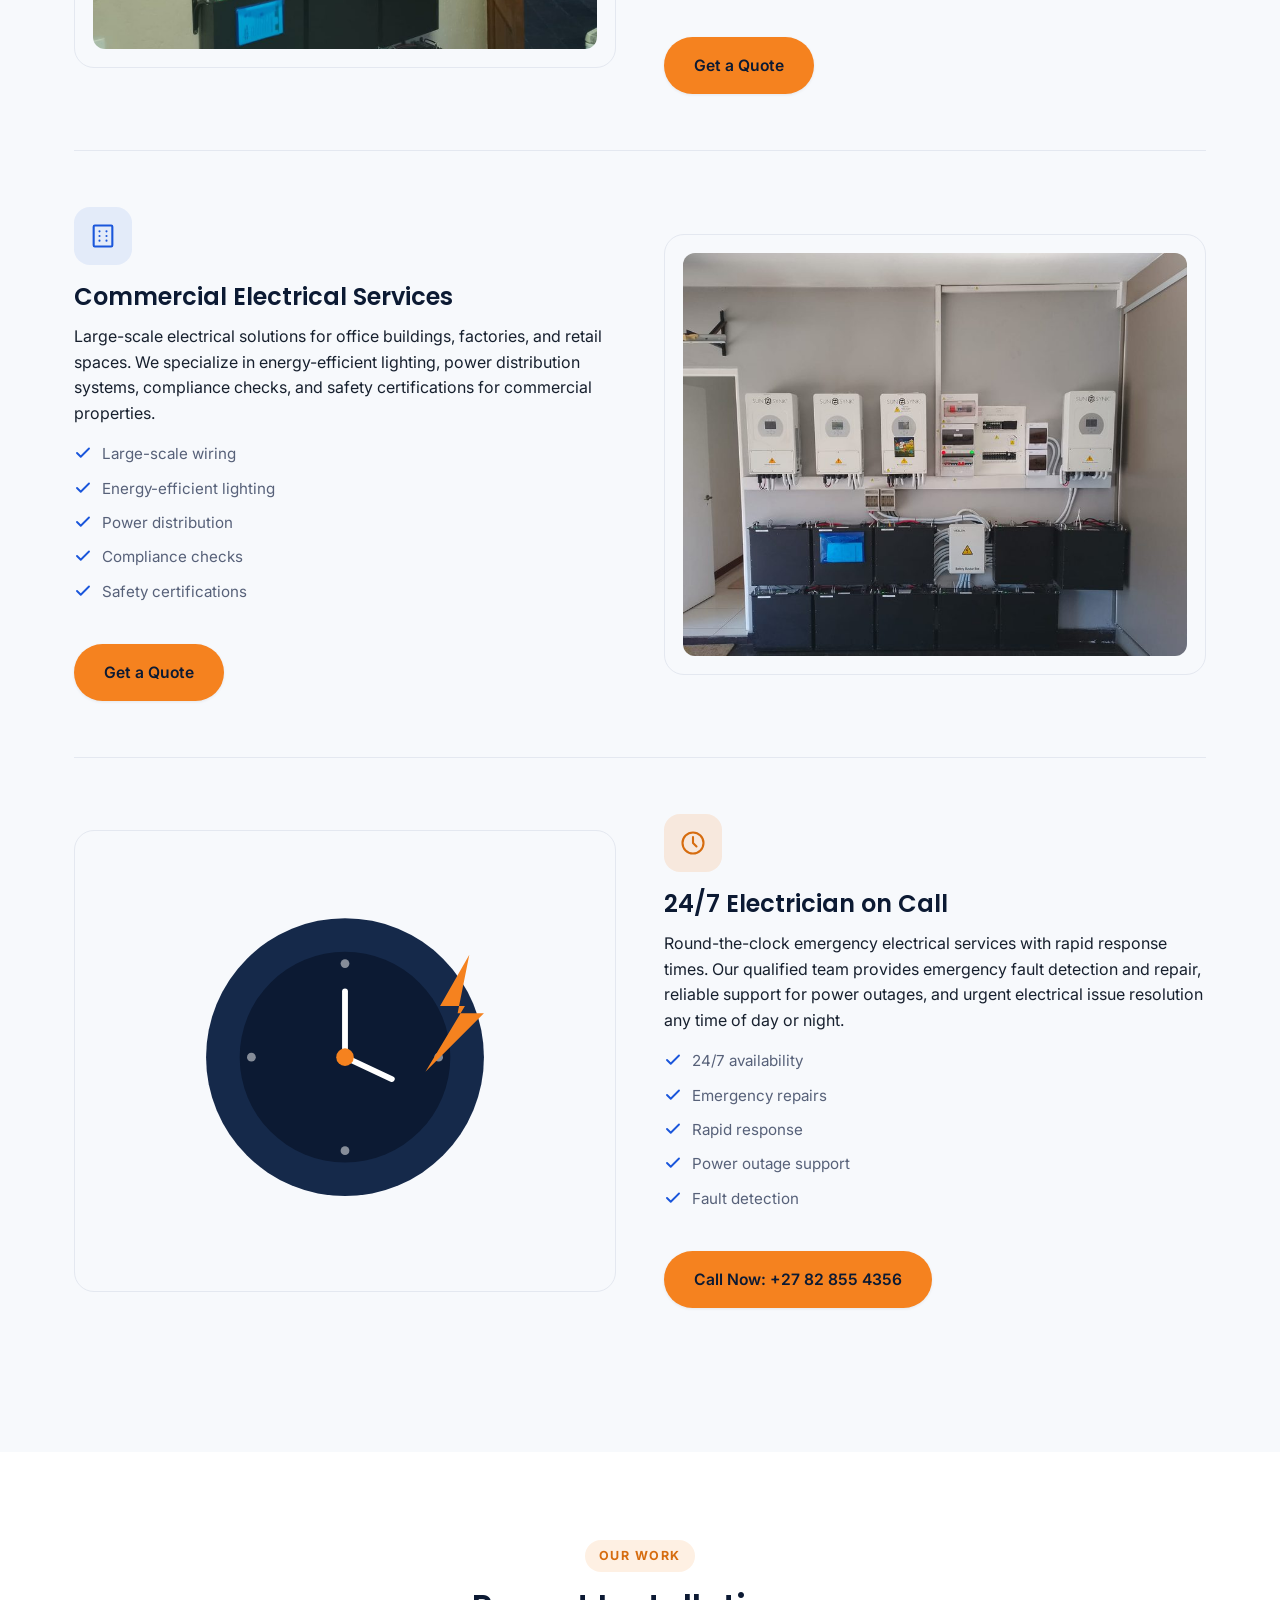
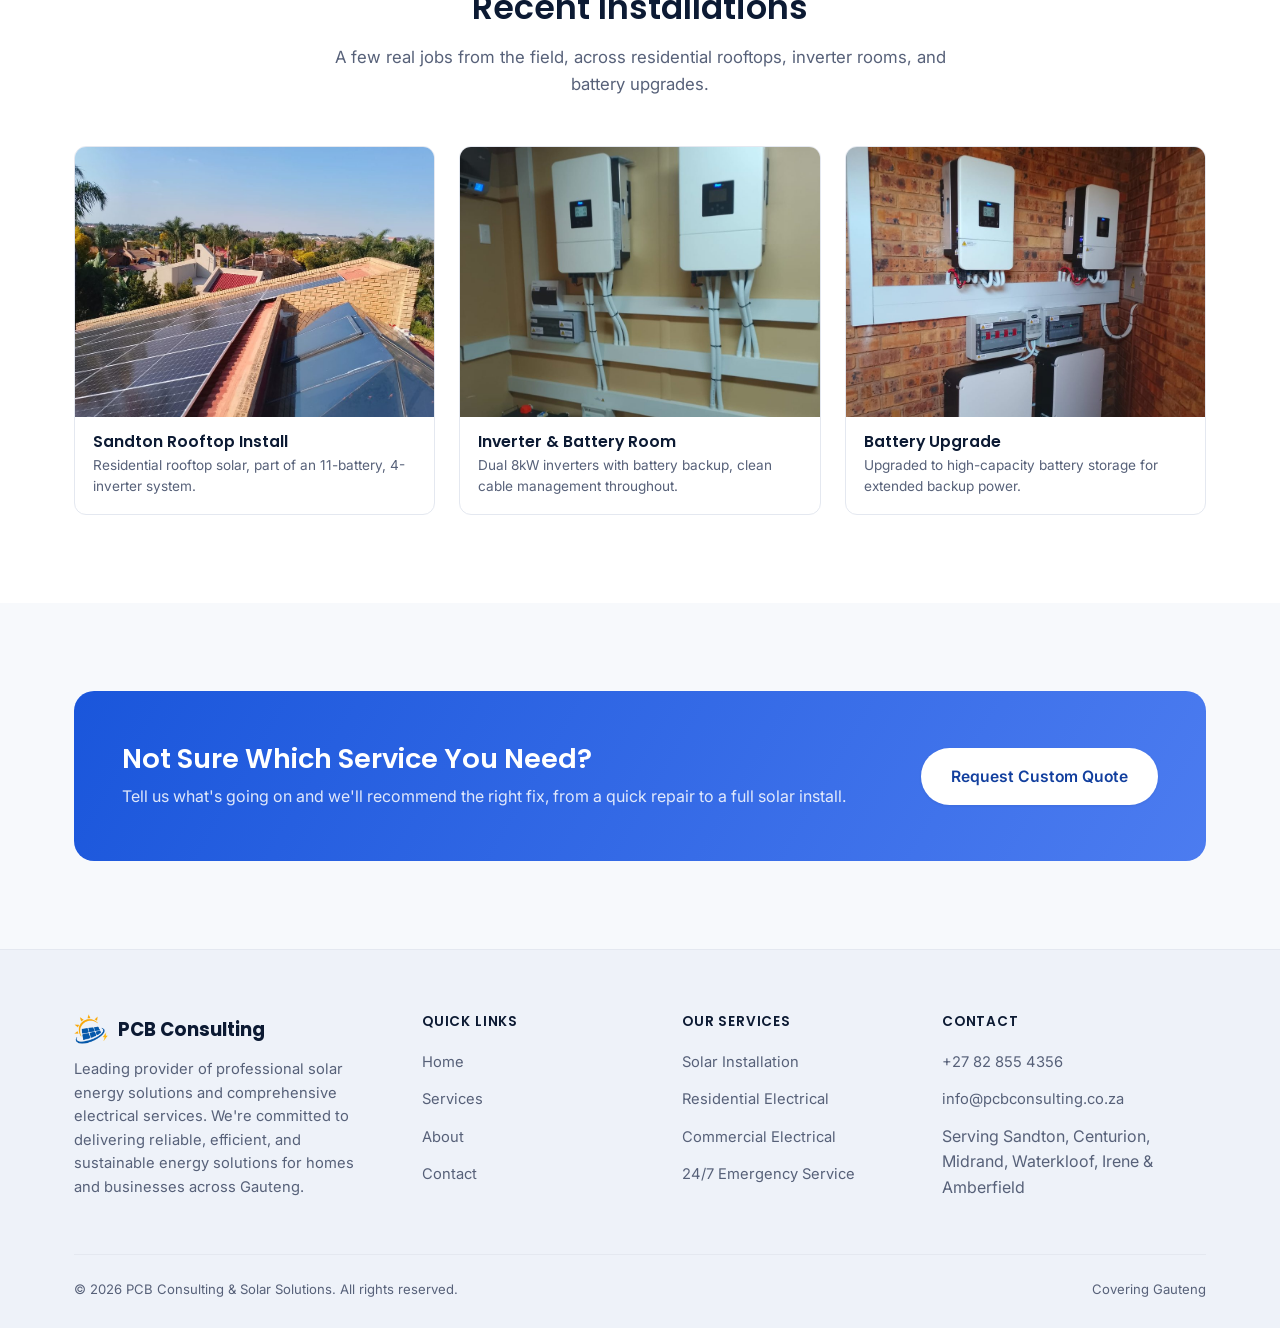
<file: services.html>
<!DOCTYPE html>
<html lang="en-ZA">
<head>
<meta charset="UTF-8">
<meta name="viewport" content="width=device-width, initial-scale=1.0">
<title>Services | PCB Consulting &amp; Solar Solutions</title>
<meta name="description" content="Solar installation, residential and commercial electrical services, and 24/7 emergency electrician callouts from PCB Consulting &amp; Solar Solutions.">
<link rel="canonical" href="https://pcbconsulting.co.za/services.html">
<meta property="og:type" content="website">
<meta property="og:site_name" content="PCB Consulting &amp; Solar Solutions">
<meta property="og:locale" content="en_ZA">
<meta property="og:title" content="Services | PCB Consulting &amp; Solar Solutions">
<meta property="og:description" content="Solar installation, residential and commercial electrical services, and 24/7 emergency electrician callouts from PCB Consulting &amp; Solar Solutions.">
<meta property="og:url" content="https://pcbconsulting.co.za/services.html">
<meta property="og:image" content="https://pcbconsulting.co.za/assets/og-image.jpg">
<meta property="og:image:width" content="1200">
<meta property="og:image:height" content="630">
<meta property="og:image:alt" content="Solar panels on a roof, with the PCB Consulting &amp; Solar Solutions logo and phone number">
<meta name="twitter:card" content="summary_large_image">
<link rel="icon" type="image/png" sizes="96x96" href="assets/favicon.png">
<link rel="apple-touch-icon" href="assets/apple-touch-icon.png">
<link rel="preconnect" href="https://fonts.googleapis.com">
<link rel="preconnect" href="https://fonts.gstatic.com" crossorigin>
<link href="https://fonts.googleapis.com/css2?family=Poppins:wght@500;600;700&family=Inter:wght@400;500;600;700&display=swap" rel="stylesheet">
<link rel="stylesheet" href="css/style.css">
</head>
<body>

<header class="site-header">
  <div class="nav-wrap">
    <a href="index.html" class="logo">
      <img src="assets/logo-mark.png" class="logo-mark" alt="PCB Consulting logo">
      <span>PCB Consulting<span class="logo-sub">&amp; Solar Solutions</span></span>
    </a>

    <nav class="nav-links" id="nav-links">
      <a href="index.html">Home</a>
      <a href="services.html" class="active">Services</a>
      <a href="about.html">About</a>
      <a href="contact.html">Contact</a>
      <div class="nav-mobile-ctas">
        <a href="contact.html" class="btn btn-primary btn-block">Get a Free Quote</a>
        <a href="tel:+27828554356" class="btn btn-call btn-block">Call Now</a>
      </div>
    </nav>

    <div class="nav-actions">
      <a class="nav-phone" href="tel:+27828554356">
        <svg width="16" height="16" viewBox="0 0 24 24" fill="none" stroke="currentColor" stroke-width="2" stroke-linecap="round" stroke-linejoin="round"><path d="M22 16.92v3a2 2 0 01-2.18 2 19.79 19.79 0 01-8.63-3.07 19.5 19.5 0 01-6-6 19.79 19.79 0 01-3.07-8.67A2 2 0 014.11 2h3a2 2 0 012 1.72c.127.96.362 1.903.7 2.81a2 2 0 01-.45 2.11L8.09 9.91a16 16 0 006 6l1.27-1.27a2 2 0 012.11-.45c.907.338 1.85.573 2.81.7A2 2 0 0122 16.92z"/></svg>
        +27 82 855 4356
      </a>
      <a href="contact.html" class="btn btn-primary">Get a Free Quote</a>
      <button class="nav-toggle" id="nav-toggle" aria-label="Toggle navigation menu" aria-expanded="false" aria-controls="nav-links">
        <svg viewBox="0 0 24 24" fill="none" stroke="currentColor" stroke-width="2" stroke-linecap="round"><line x1="3" y1="6" x2="21" y2="6"/><line x1="3" y1="12" x2="21" y2="12"/><line x1="3" y1="18" x2="21" y2="18"/></svg>
      </button>
    </div>
  </div>
</header>

<section class="page-header">
  <div class="container">
    <div class="breadcrumb"><a href="index.html">Home</a> / Services</div>
    <span class="eyebrow">Our Services</span>
    <h1>Professional Electrical &amp; Solar Solutions</h1>
    <p>Tailored to meet your residential and commercial needs, from a single repair to a full solar installation.</p>
  </div>
</section>

<section>
  <div class="container">

    <!-- Solar Installation -->
    <div class="service-detail" id="solar" data-reveal>
      <div>
        <div class="icon-badge">
          <svg viewBox="0 0 24 24" fill="none" stroke="currentColor" stroke-width="1.8" stroke-linecap="round" stroke-linejoin="round"><rect x="3" y="7" width="18" height="12" rx="1"/><path d="M3 12h18M9 7v12M15 7v12"/><path d="M12 2v3M4.5 4.5l2 2M19.5 4.5l-2 2"/></svg>
        </div>
        <h3>Solar Installation (Residential &amp; Commercial)</h3>
        <p>Complete solar panel design, supply, and installation for homes and businesses. We provide grid-tied and off-grid systems tailored to your specific energy needs, including comprehensive energy efficiency consultation and ongoing system monitoring.</p>
        <ul>
          <li><svg viewBox="0 0 24 24" fill="none" stroke="currentColor" stroke-width="2.5" stroke-linecap="round" stroke-linejoin="round"><polyline points="20 6 9 17 4 12"/></svg>Custom system design</li>
          <li><svg viewBox="0 0 24 24" fill="none" stroke="currentColor" stroke-width="2.5" stroke-linecap="round" stroke-linejoin="round"><polyline points="20 6 9 17 4 12"/></svg>Professional installation</li>
          <li><svg viewBox="0 0 24 24" fill="none" stroke="currentColor" stroke-width="2.5" stroke-linecap="round" stroke-linejoin="round"><polyline points="20 6 9 17 4 12"/></svg>Grid-tied &amp; off-grid options</li>
          <li><svg viewBox="0 0 24 24" fill="none" stroke="currentColor" stroke-width="2.5" stroke-linecap="round" stroke-linejoin="round"><polyline points="20 6 9 17 4 12"/></svg>Energy efficiency consultation</li>
          <li><svg viewBox="0 0 24 24" fill="none" stroke="currentColor" stroke-width="2.5" stroke-linecap="round" stroke-linejoin="round"><polyline points="20 6 9 17 4 12"/></svg>System monitoring</li>
        </ul>
        <a href="contact.html?service=Solar%20Installation" class="btn btn-primary mt-40">Get a Quote</a>
      </div>
      <div class="service-art photo">
        <img src="assets/installs/rooftop-panels.jpg" alt="Rooftop solar panel installation, Sandton" loading="lazy">
      </div>
    </div>

    <!-- Residential Electrical -->
    <div class="service-detail reverse" id="residential" data-reveal>
      <div>
        <div class="icon-badge">
          <svg viewBox="0 0 24 24" fill="none" stroke="currentColor" stroke-width="1.8" stroke-linecap="round" stroke-linejoin="round"><path d="M3 11l9-8 9 8"/><path d="M5 10v10h14V10"/><path d="M9 20v-6h6v6"/></svg>
        </div>
        <h3>Residential Electrical Services</h3>
        <p>Comprehensive electrical solutions for your home including full electrical wiring and rewiring, modern lighting installations and upgrades, plus reliable backup generator and inverter setups for uninterrupted power supply.</p>
        <ul>
          <li><svg viewBox="0 0 24 24" fill="none" stroke="currentColor" stroke-width="2.5" stroke-linecap="round" stroke-linejoin="round"><polyline points="20 6 9 17 4 12"/></svg>Complete wiring &amp; rewiring</li>
          <li><svg viewBox="0 0 24 24" fill="none" stroke="currentColor" stroke-width="2.5" stroke-linecap="round" stroke-linejoin="round"><polyline points="20 6 9 17 4 12"/></svg>Lighting installations</li>
          <li><svg viewBox="0 0 24 24" fill="none" stroke="currentColor" stroke-width="2.5" stroke-linecap="round" stroke-linejoin="round"><polyline points="20 6 9 17 4 12"/></svg>Backup generators</li>
          <li><svg viewBox="0 0 24 24" fill="none" stroke="currentColor" stroke-width="2.5" stroke-linecap="round" stroke-linejoin="round"><polyline points="20 6 9 17 4 12"/></svg>Inverter systems</li>
          <li><svg viewBox="0 0 24 24" fill="none" stroke="currentColor" stroke-width="2.5" stroke-linecap="round" stroke-linejoin="round"><polyline points="20 6 9 17 4 12"/></svg>Safety inspections</li>
        </ul>
        <a href="contact.html?service=Residential%20Electrical" class="btn btn-primary mt-40">Get a Quote</a>
      </div>
      <div class="service-art photo">
        <img src="assets/installs/residential-wiring.jpg" alt="Residential distribution board and inverter wiring, neatly installed" loading="lazy">
      </div>
    </div>

    <!-- Commercial Electrical -->
    <div class="service-detail" id="commercial" data-reveal>
      <div>
        <div class="icon-badge">
          <svg viewBox="0 0 24 24" fill="none" stroke="currentColor" stroke-width="1.8" stroke-linecap="round" stroke-linejoin="round"><rect x="4" y="3" width="16" height="18" rx="1"/><path d="M9 8h.01M9 12h.01M9 16h.01M15 8h.01M15 12h.01M15 16h.01"/></svg>
        </div>
        <h3>Commercial Electrical Services</h3>
        <p>Large-scale electrical solutions for office buildings, factories, and retail spaces. We specialize in energy-efficient lighting, power distribution systems, compliance checks, and safety certifications for commercial properties.</p>
        <ul>
          <li><svg viewBox="0 0 24 24" fill="none" stroke="currentColor" stroke-width="2.5" stroke-linecap="round" stroke-linejoin="round"><polyline points="20 6 9 17 4 12"/></svg>Large-scale wiring</li>
          <li><svg viewBox="0 0 24 24" fill="none" stroke="currentColor" stroke-width="2.5" stroke-linecap="round" stroke-linejoin="round"><polyline points="20 6 9 17 4 12"/></svg>Energy-efficient lighting</li>
          <li><svg viewBox="0 0 24 24" fill="none" stroke="currentColor" stroke-width="2.5" stroke-linecap="round" stroke-linejoin="round"><polyline points="20 6 9 17 4 12"/></svg>Power distribution</li>
          <li><svg viewBox="0 0 24 24" fill="none" stroke="currentColor" stroke-width="2.5" stroke-linecap="round" stroke-linejoin="round"><polyline points="20 6 9 17 4 12"/></svg>Compliance checks</li>
          <li><svg viewBox="0 0 24 24" fill="none" stroke="currentColor" stroke-width="2.5" stroke-linecap="round" stroke-linejoin="round"><polyline points="20 6 9 17 4 12"/></svg>Safety certifications</li>
        </ul>
        <a href="contact.html?service=Commercial%20Electrical" class="btn btn-primary mt-40">Get a Quote</a>
      </div>
      <div class="service-art photo">
        <img src="assets/installs/commercial-wiring.jpg" alt="Multi-inverter and battery bank installation with distribution boards" loading="lazy">
      </div>
    </div>

    <!-- 24/7 Emergency -->
    <div class="service-detail reverse" id="emergency" data-reveal>
      <div>
        <div class="icon-badge gold">
          <svg viewBox="0 0 24 24" fill="none" stroke="currentColor" stroke-width="1.8" stroke-linecap="round" stroke-linejoin="round"><circle cx="12" cy="12" r="9"/><path d="M12 7v5l3 3"/></svg>
        </div>
        <h3>24/7 Electrician on Call</h3>
        <p>Round-the-clock emergency electrical services with rapid response times. Our qualified team provides emergency fault detection and repair, reliable support for power outages, and urgent electrical issue resolution any time of day or night.</p>
        <ul>
          <li><svg viewBox="0 0 24 24" fill="none" stroke="currentColor" stroke-width="2.5" stroke-linecap="round" stroke-linejoin="round"><polyline points="20 6 9 17 4 12"/></svg>24/7 availability</li>
          <li><svg viewBox="0 0 24 24" fill="none" stroke="currentColor" stroke-width="2.5" stroke-linecap="round" stroke-linejoin="round"><polyline points="20 6 9 17 4 12"/></svg>Emergency repairs</li>
          <li><svg viewBox="0 0 24 24" fill="none" stroke="currentColor" stroke-width="2.5" stroke-linecap="round" stroke-linejoin="round"><polyline points="20 6 9 17 4 12"/></svg>Rapid response</li>
          <li><svg viewBox="0 0 24 24" fill="none" stroke="currentColor" stroke-width="2.5" stroke-linecap="round" stroke-linejoin="round"><polyline points="20 6 9 17 4 12"/></svg>Power outage support</li>
          <li><svg viewBox="0 0 24 24" fill="none" stroke="currentColor" stroke-width="2.5" stroke-linecap="round" stroke-linejoin="round"><polyline points="20 6 9 17 4 12"/></svg>Fault detection</li>
        </ul>
        <a href="tel:+27828554356" class="btn btn-primary mt-40">Call Now: +27 82 855 4356</a>
      </div>
      <div class="service-art">
        <svg viewBox="0 0 320 260" fill="none" xmlns="http://www.w3.org/2000/svg" role="img" aria-label="Emergency electrician clock illustration">
          <circle cx="160" cy="130" r="95" fill="#15294a"/>
          <circle cx="160" cy="130" r="72" fill="#0c1a33"/>
          <g stroke="#ffffff" stroke-width="4" stroke-linecap="round">
            <line x1="160" y1="130" x2="160" y2="85"/>
            <line x1="160" y1="130" x2="192" y2="145"/>
          </g>
          <circle cx="160" cy="130" r="6" fill="#f5821f"/>
          <g fill="#ffffff" opacity="0.5">
            <circle cx="160" cy="66" r="3"/><circle cx="160" cy="194" r="3"/>
            <circle cx="96" cy="130" r="3"/><circle cx="224" cy="130" r="3"/>
          </g>
          <path d="M245 60 L225 95 L242 95 L215 140 L255 100 L237 100 Z" fill="#f5821f"/>
        </svg>
      </div>
    </div>

  </div>
</section>

<section class="why-section">
  <div class="container">
    <div class="section-head" data-reveal>
      <span class="eyebrow">Our Work</span>
      <h2>Recent Installations</h2>
      <p>A few real jobs from the field, across residential rooftops, inverter rooms, and battery upgrades.</p>
    </div>
    <div class="gallery-grid">
      <div class="gallery-item" data-reveal>
        <div class="gallery-photo"><img src="assets/installs/rooftop-wide.jpg" alt="Elevated view of a rooftop solar installation surrounded by garden" loading="lazy"></div>
        <div class="gallery-caption">
          <h4>Sandton Rooftop Install</h4>
          <p>Residential rooftop solar, part of an 11-battery, 4-inverter system.</p>
        </div>
      </div>
      <div class="gallery-item" data-reveal>
        <div class="gallery-photo"><img src="assets/installs/inverter-room.jpg" alt="Twin inverter and battery installation, neatly wired" loading="lazy"></div>
        <div class="gallery-caption">
          <h4>Inverter &amp; Battery Room</h4>
          <p>Dual 8kW inverters with battery backup, clean cable management throughout.</p>
        </div>
      </div>
      <div class="gallery-item" data-reveal>
        <div class="gallery-photo"><img src="assets/installs/battery-upgrade.jpg" alt="Battery upgrade installation with dual inverters on brick wall" loading="lazy"></div>
        <div class="gallery-caption">
          <h4>Battery Upgrade</h4>
          <p>Upgraded to high-capacity battery storage for extended backup power.</p>
        </div>
      </div>
    </div>
  </div>
</section>

<section class="quote-section">
  <div class="container">
    <div class="cta-band" data-reveal>
      <div>
        <h2>Not Sure Which Service You Need?</h2>
        <p>Tell us what's going on and we'll recommend the right fix, from a quick repair to a full solar install.</p>
      </div>
      <a href="contact.html" class="btn btn-primary">Request Custom Quote</a>
    </div>
  </div>
</section>

<footer class="site-footer">
  <div class="container">
    <div class="footer-grid">
      <div class="footer-about">
        <div class="footer-logo">
          <img src="assets/logo-mark.png" class="logo-mark" alt="PCB Consulting logo">
          PCB Consulting
        </div>
        <p>Leading provider of professional solar energy solutions and comprehensive electrical services. We're committed to delivering reliable, efficient, and sustainable energy solutions for homes and businesses across Gauteng.</p>
      </div>
      <div>
        <h4>Quick Links</h4>
        <ul>
          <li><a href="index.html">Home</a></li>
          <li><a href="services.html">Services</a></li>
          <li><a href="about.html">About</a></li>
          <li><a href="contact.html">Contact</a></li>
        </ul>
      </div>
      <div>
        <h4>Our Services</h4>
        <ul>
          <li><a href="services.html#solar">Solar Installation</a></li>
          <li><a href="services.html#residential">Residential Electrical</a></li>
          <li><a href="services.html#commercial">Commercial Electrical</a></li>
          <li><a href="services.html#emergency">24/7 Emergency Service</a></li>
        </ul>
      </div>
      <div>
        <h4>Contact</h4>
        <ul>
          <li><a href="tel:+27828554356">+27 82 855 4356</a></li>
          <li><a href="mailto:info@pcbconsulting.co.za">info@pcbconsulting.co.za</a></li>
          <li>Serving Sandton, Centurion, Midrand, Waterkloof, Irene &amp; Amberfield</li>
        </ul>
      </div>
    </div>
    <div class="footer-bottom">
      <span>&copy; <span id="year">2026</span> PCB Consulting &amp; Solar Solutions. All rights reserved.</span>
      <span>Covering Gauteng</span>
    </div>
  </div>
</footer>

<a class="wa-float" href="https://wa.me/27828554356?text=Hi!%20I%20would%20like%20to%20know%20more%20about%20your%20solar%20and%20electrical%20services." target="_blank" rel="noopener" aria-label="Chat with us on WhatsApp">
  <span class="wa-float-ring" aria-hidden="true"></span>
  <svg viewBox="0 0 24 24" fill="currentColor" aria-hidden="true"><path d="M12.04 2C6.58 2 2.13 6.45 2.13 11.91c0 1.85.5 3.58 1.36 5.07L2 22l5.2-1.36a9.9 9.9 0 004.84 1.24h.01c5.46 0 9.9-4.45 9.9-9.91C21.96 6.45 17.5 2 12.04 2zm5.8 14.02c-.24.68-1.4 1.3-1.93 1.36-.5.06-1.03.24-3.46-.72-2.9-1.15-4.76-4.08-4.9-4.27-.14-.19-1.17-1.56-1.17-2.98 0-1.42.74-2.11 1-2.4.26-.29.57-.36.76-.36.19 0 .38 0 .55.01.18.01.42-.07.65.5.24.58.82 2 .89 2.14.07.14.12.31.02.5-.1.19-.15.31-.29.48-.15.17-.31.38-.44.51-.15.15-.3.31-.13.6.17.29.76 1.25 1.63 2.02 1.12 1 2.06 1.31 2.35 1.46.29.15.46.13.63-.08.17-.21.72-.84.92-1.13.19-.29.38-.24.64-.14.26.1 1.66.78 1.94.92.29.14.48.21.55.33.07.12.07.68-.17 1.36z"/></svg>
  <span class="wa-float-badge" aria-hidden="true">1</span>
  <span class="wa-float-tip">Chat with us on WhatsApp</span>
</a>

<script src="js/main.js"></script>
</body>
</html>
</file>
<file: css/style.css>
/* ==========================================================================
   PCB Consulting — Stylesheet
   ========================================================================== */

:root {
  /* Brand palette — matched to PCB Consulting logo (blue + orange) */
  --color-primary: #1a56db;       /* PCB blue */
  --color-primary-dark: #123f9e;
  --color-primary-light: #4c7cf0;
  --color-navy: #0c1a33;          /* deep navy for header/footer */
  --color-navy-light: #15294a;
  --color-accent: #f5821f;        /* solar orange */
  --color-accent-dark: #d66c0f;
  --color-bg: #f7f9fc;
  --color-surface: #ffffff;
  --color-text: #17202e;
  --color-text-muted: #576179;
  --color-border: #e4e8f0;
  --color-success: #16a34a;       /* checklist green */

  --font-heading: 'Poppins', 'Segoe UI', system-ui, sans-serif;
  --font-body: 'Inter', 'Segoe UI', system-ui, sans-serif;

  --radius-sm: 6px;
  --radius-md: 12px;
  --radius-lg: 20px;

  --shadow-sm: 0 1px 3px rgba(12, 26, 51, 0.08);
  --shadow-md: 0 8px 24px rgba(12, 26, 51, 0.10);
  --shadow-lg: 0 20px 45px rgba(12, 26, 51, 0.16);

  --container-width: 1180px;
}

/* ---- Reset ---- */
*, *::before, *::after { box-sizing: border-box; }
html { scroll-behavior: smooth; }
body {
  margin: 0;
  font-family: var(--font-body);
  color: var(--color-text);
  background: var(--color-bg);
  line-height: 1.6;
  -webkit-font-smoothing: antialiased;
}
img { max-width: 100%; display: block; }
a { color: inherit; text-decoration: none; }
ul { list-style: none; margin: 0; padding: 0; }
h1, h2, h3, h4 {
  font-family: var(--font-heading);
  line-height: 1.2;
  margin: 0 0 0.5em;
  color: var(--color-navy);
  font-weight: 600;
}
p { margin: 0 0 1em; }
button { font-family: inherit; }

.container {
  max-width: var(--container-width);
  margin: 0 auto;
  padding: 0 24px;
}

section { padding: 88px 0; }
@media (max-width: 768px) {
  section { padding: 56px 0; }
}

.eyebrow {
  display: inline-block;
  font-size: 0.78rem;
  font-weight: 700;
  letter-spacing: 0.12em;
  text-transform: uppercase;
  color: var(--color-accent-dark);
  background: rgba(245, 130, 31, 0.12);
  padding: 6px 14px;
  border-radius: 999px;
  margin-bottom: 16px;
}

.section-head {
  max-width: 640px;
  margin: 0 auto 48px;
  text-align: center;
}
.section-head h2 { font-size: clamp(1.7rem, 2.6vw, 2.4rem); }
.section-head p { color: var(--color-text-muted); font-size: 1.05rem; }
.section-head.align-left { margin: 0 0 40px; text-align: left; }

/* ---- Buttons ---- */
.btn {
  display: inline-flex;
  align-items: center;
  gap: 8px;
  padding: 14px 28px;
  border-radius: 999px;
  font-weight: 600;
  font-size: 0.98rem;
  border: 2px solid transparent;
  cursor: pointer;
  transition: transform 0.15s ease, box-shadow 0.15s ease, background 0.15s ease, color 0.15s ease, border-color 0.15s ease;
  white-space: nowrap;
}
.btn-primary {
  background: var(--color-accent);
  color: var(--color-navy);
  box-shadow: var(--shadow-sm);
}
.btn-primary:hover { background: var(--color-accent-dark); transform: translateY(-2px); box-shadow: var(--shadow-md); }

.btn-outline {
  background: transparent;
  border-color: rgba(255, 255, 255, 0.55);
  color: #fff;
}
.btn-outline:hover { background: rgba(255, 255, 255, 0.12); border-color: #fff; }

.btn-dark {
  background: var(--color-navy);
  color: #fff;
}
.btn-dark:hover { background: var(--color-primary-dark); transform: translateY(-2px); box-shadow: var(--shadow-md); }

.btn-block { width: 100%; justify-content: center; }

/* ==========================================================================
   Header / Nav
   ========================================================================== */
.site-header {
  position: sticky;
  top: 0;
  z-index: 1000;
  background: rgba(12, 26, 51, 0.96);
  backdrop-filter: blur(6px);
  border-bottom: 1px solid rgba(255, 255, 255, 0.06);
}
.nav-wrap {
  display: flex;
  align-items: center;
  justify-content: space-between;
  padding: 16px 24px;
  max-width: var(--container-width);
  margin: 0 auto;
}
.logo {
  display: flex;
  align-items: center;
  gap: 10px;
  font-family: var(--font-heading);
  font-weight: 700;
  font-size: 1.25rem;
  color: #fff;
  letter-spacing: 0.01em;
}
.logo .logo-mark { height: 34px; width: auto; flex-shrink: 0; }
.logo .logo-sub {
  display: block;
  font-family: var(--font-body);
  font-weight: 400;
  font-size: 0.68rem;
  letter-spacing: 0.08em;
  text-transform: uppercase;
  color: var(--color-accent);
  margin-top: 2px;
}

.nav-links {
  display: flex;
  align-items: center;
  gap: 36px;
}
.nav-links a {
  color: rgba(255, 255, 255, 0.85);
  font-weight: 500;
  font-size: 0.96rem;
  position: relative;
  padding: 6px 0;
  transition: color 0.15s ease;
}
.nav-links a:hover { color: #fff; }
.nav-links a.active { color: var(--color-accent); }
.nav-links a.active::after {
  content: "";
  position: absolute;
  left: 0; right: 0; bottom: -2px;
  height: 2px;
  background: var(--color-accent);
  border-radius: 2px;
}

.nav-actions { display: flex; align-items: center; gap: 18px; }
.nav-phone {
  color: #fff;
  font-weight: 600;
  font-size: 0.92rem;
  display: none;
}
.nav-phone svg { vertical-align: -3px; margin-right: 6px; }

.nav-toggle {
  display: none;
  background: none;
  border: none;
  cursor: pointer;
  padding: 8px;
  color: #fff;
}
.nav-toggle svg { width: 26px; height: 26px; }

@media (min-width: 900px) {
  .nav-phone { display: inline-flex; align-items: center; }
}

@media (max-width: 900px) {
  .nav-links {
    position: absolute;
    top: 100%;
    left: 0; right: 0;
    background: var(--color-navy);
    flex-direction: column;
    align-items: flex-start;
    gap: 0;
    padding: 8px 24px 20px;
    display: none;
    border-bottom: 1px solid rgba(255,255,255,0.08);
  }
  .nav-links.open { display: flex; }
  .nav-links a { width: 100%; padding: 12px 0; border-bottom: 1px solid rgba(255,255,255,0.06); }
  .nav-actions .btn { display: none; }
  .nav-toggle { display: inline-flex; }
  .nav-links .nav-mobile-ctas { display: flex; }
}

/* Quote + call buttons shown inside the mobile menu only */
.nav-mobile-ctas {
  display: none;
  flex-direction: column;
  gap: 12px;
  width: 100%;
  padding-top: 16px;
}
.nav-links .nav-mobile-ctas a { padding: 12px 24px; border-bottom: 2px solid transparent; }
.nav-links .nav-mobile-ctas a.btn-primary { color: var(--color-navy); }
.btn-call { background: var(--color-primary); color: #fff; }
.btn-call:hover { background: var(--color-primary-dark); }

/* ==========================================================================
   Hero
   ========================================================================== */
.hero {
  position: relative;
  overflow: hidden;
  background: linear-gradient(155deg, var(--color-navy) 0%, var(--color-primary-dark) 58%, var(--color-primary) 100%);
  color: #fff;
  padding: 110px 0 100px;
}
.hero::before {
  content: "";
  position: absolute;
  inset: 0;
  background-image:
    radial-gradient(circle at 85% 20%, rgba(245, 130, 31, 0.25), transparent 42%),
    radial-gradient(circle at 10% 90%, rgba(27, 110, 84, 0.5), transparent 45%);
  pointer-events: none;
}
.hero-grid {
  position: relative;
  display: grid;
  grid-template-columns: 1.05fr 0.95fr;
  gap: 48px;
  align-items: center;
}
@media (max-width: 900px) {
  .hero-grid { grid-template-columns: 1fr; }
  .hero-art { order: -1; max-width: 360px; margin: 0 auto; }
}
.hero-head { grid-column: 1 / -1; margin-bottom: -10px; }
.hero-copy { align-self: start; }
.hero h1 {
  color: #fff;
  font-size: clamp(2rem, 3.6vw, 3rem);
  margin-bottom: 0;
}
.hero h1 span { color: var(--color-accent); }
.hero-lede {
  font-size: 1.15rem;
  color: rgba(255, 255, 255, 0.82);
  max-width: 540px;
  margin-bottom: 32px;
}
.hero-ctas { display: flex; gap: 16px; flex-wrap: wrap; margin-bottom: 40px; }

.hero-stats {
  display: flex;
  gap: 32px;
  flex-wrap: wrap;
}
.hero-stat strong {
  display: block;
  font-family: var(--font-heading);
  font-size: 1.6rem;
  color: #fff;
}
.hero-stat span {
  font-size: 0.85rem;
  color: rgba(255, 255, 255, 0.65);
}

.hero-art svg { width: 100%; height: auto; }

/* ---- Animated solar scene in the home hero ---- */
.solar-scene .sun-rays { transform-origin: 398px 74px; animation: sun-spin 24s linear infinite; }
.solar-scene .sun-glow { transform-origin: 398px 74px; animation: sun-pulse 4s ease-in-out infinite; }
.solar-scene .beam { animation: beam-flow 1.6s linear infinite; }
.solar-scene .beam-2 { animation-delay: -0.4s; }
.solar-scene .beam-3 { animation-delay: -0.8s; }
.solar-scene .beam-4 { animation-delay: -1.2s; }
.solar-scene .beam-cone { animation: cone-pulse 4s ease-in-out infinite; }
.solar-scene .panel-glare { animation: panel-glare 4s ease-in-out infinite; }
.solar-scene .window-glow { opacity: 0.25; animation: window-glow 4s ease-in-out infinite; }

@keyframes sun-spin { to { transform: rotate(360deg); } }
@keyframes sun-pulse { 0%, 100% { transform: scale(0.9); opacity: 0.8; } 50% { transform: scale(1.1); opacity: 1; } }
@keyframes beam-flow { to { stroke-dashoffset: -26; } }
@keyframes cone-pulse { 0%, 100% { opacity: 0.6; } 50% { opacity: 1; } }
@keyframes panel-glare { 0% { transform: skewX(-20deg) translateX(0); } 60%, 100% { transform: skewX(-20deg) translateX(380px); } }
@keyframes window-glow { 0%, 100% { opacity: 0.18; } 50% { opacity: 0.45; } }

@media (prefers-reduced-motion: reduce) {
  .solar-scene * { animation: none !important; }
}

/* ---- Trust bar ---- */
.trust-bar {
  background: var(--color-surface);
  border-bottom: 1px solid var(--color-border);
  padding: 28px 0;
}
.trust-grid {
  display: grid;
  grid-template-columns: repeat(3, 1fr);
  gap: 24px;
  text-align: center;
}
@media (max-width: 800px) { .trust-grid { grid-template-columns: 1fr; } }
.trust-item {
  display: flex;
  flex-direction: column;
  align-items: center;
  gap: 10px;
  color: var(--color-text-muted);
  font-weight: 600;
  font-size: 0.92rem;
}
.trust-item svg { width: 30px; height: 30px; color: var(--color-primary); }

/* ==========================================================================
   Cards / Grids
   ========================================================================== */
.grid-3 { display: grid; grid-template-columns: repeat(3, 1fr); gap: 28px; }
.grid-2 { display: grid; grid-template-columns: repeat(2, 1fr); gap: 28px; }
@media (max-width: 900px) { .grid-3 { grid-template-columns: repeat(2, 1fr); } }
@media (max-width: 640px) { .grid-3, .grid-2 { grid-template-columns: 1fr; } }

.card {
  background: var(--color-surface);
  border: 1px solid var(--color-border);
  border-radius: var(--radius-md);
  padding: 32px 28px;
  transition: transform 0.2s ease, box-shadow 0.2s ease;
}
.card:hover { transform: translateY(-4px); box-shadow: var(--shadow-md); }
.card .icon-badge { margin-bottom: 18px; }
.card h3 { font-size: 1.18rem; margin-bottom: 10px; }
.card p { color: var(--color-text-muted); font-size: 0.96rem; margin-bottom: 0; }
.card a.card-link {
  display: inline-block;
  margin-top: 14px;
  color: var(--color-primary);
  font-weight: 600;
  font-size: 0.9rem;
}

.icon-badge {
  width: 54px; height: 54px;
  border-radius: 14px;
  background: rgba(26, 86, 219, 0.09);
  color: var(--color-primary);
  display: flex; align-items: center; justify-content: center;
}
.icon-badge svg { width: 26px; height: 26px; }
.icon-badge.gold { background: rgba(245, 130, 31, 0.14); color: var(--color-accent-dark); }

/* ==========================================================================
   Services section (home preview)
   ========================================================================== */
.services-section { background: var(--color-bg); }

/* ---- Why choose us ---- */
.why-section { background: var(--color-surface); }
.why-grid {
  display: grid;
  grid-template-columns: 1fr 1fr;
  gap: 56px;
  align-items: center;
}
@media (max-width: 900px) { .why-grid { grid-template-columns: 1fr; } }
.why-list { display: flex; flex-direction: column; gap: 22px; }
.why-item { display: flex; gap: 16px; }
.why-item .icon-badge { flex-shrink: 0; width: 44px; height: 44px; border-radius: 12px; }
.why-item .icon-badge svg { width: 22px; height: 22px; }
.why-item h4 { margin-bottom: 4px; font-size: 1.05rem; }
.why-item p { color: var(--color-text-muted); font-size: 0.94rem; margin: 0; }

.why-art {
  background: linear-gradient(160deg, var(--color-primary) 0%, var(--color-navy) 100%);
  border-radius: var(--radius-lg);
  padding: 40px;
  color: #fff;
}
.why-art svg { width: 100%; height: auto; }
.why-art-photo { padding: 0; overflow: hidden; box-shadow: var(--shadow-lg); }
.why-art-photo img { display: block; width: 100%; height: auto; }

.logo-showcase {
  background: var(--color-surface);
  border: 1px solid var(--color-border);
  border-radius: var(--radius-lg);
  padding: 48px;
  box-shadow: var(--shadow-md);
  display: flex;
  align-items: center;
  justify-content: center;
}
.logo-showcase img { width: 100%; max-width: 300px; height: auto; }

/* ---- Process ---- */
.process-section { background: var(--color-navy); color: #fff; }
.process-section .section-head h2 { color: #fff; }
.process-section .section-head p { color: rgba(255,255,255,0.68); }
.process-steps {
  display: grid;
  grid-template-columns: repeat(5, 1fr);
  gap: 20px;
  counter-reset: step;
}
@media (max-width: 1000px) { .process-steps { grid-template-columns: repeat(3, 1fr); } }
@media (max-width: 640px) { .process-steps { grid-template-columns: 1fr; } }
.process-step {
  background: rgba(255,255,255,0.05);
  border: 1px solid rgba(255,255,255,0.09);
  border-radius: var(--radius-md);
  padding: 26px 20px;
  position: relative;
}
.process-step .step-num {
  display: inline-flex;
  align-items: center;
  justify-content: center;
  width: 34px; height: 34px;
  border-radius: 50%;
  background: var(--color-accent);
  color: var(--color-navy);
  font-weight: 700;
  font-family: var(--font-heading);
  margin-bottom: 16px;
}
.process-step h4 { color: #fff; font-size: 1.02rem; margin-bottom: 6px; }
.process-step p { color: rgba(255,255,255,0.65); font-size: 0.88rem; margin: 0; }

/* ---- CTA band ---- */
.cta-band {
  background: linear-gradient(120deg, var(--color-primary) 0%, var(--color-primary-light) 100%);
  color: #fff;
  border-radius: var(--radius-lg);
  padding: 52px 48px;
  display: flex;
  align-items: center;
  justify-content: space-between;
  gap: 32px;
  flex-wrap: wrap;
}
.cta-band h2 { color: #fff; margin-bottom: 8px; font-size: 1.7rem; }
.cta-band p { color: rgba(255,255,255,0.85); margin: 0; }
.cta-band .btn-primary { background: #fff; color: var(--color-primary-dark); }
.cta-band .btn-primary:hover { background: var(--color-accent); color: var(--color-navy); }

/* ---- Testimonial / quote ---- */
.quote-section { background: var(--color-bg); }
.quote-card {
  background: var(--color-surface);
  border: 1px solid var(--color-border);
  border-radius: var(--radius-lg);
  padding: 48px;
  text-align: center;
  max-width: 760px;
  margin: 0 auto;
}
.quote-card svg.quote-mark { width: 34px; height: 34px; color: var(--color-accent); margin-bottom: 18px; }
.quote-card p.quote-text {
  font-family: var(--font-heading);
  font-size: 1.3rem;
  color: var(--color-navy);
  font-weight: 500;
  margin-bottom: 20px;
}
.quote-attrib { color: var(--color-text-muted); font-size: 0.9rem; }

/* ==========================================================================
   Page header (interior pages)
   ========================================================================== */
.page-header {
  background: linear-gradient(155deg, var(--color-navy) 0%, var(--color-primary-dark) 100%);
  color: #fff;
  padding: 72px 0 56px;
  text-align: center;
}
.page-header .eyebrow { background: rgba(245,166,35,0.18); }
.page-header h1 { color: #fff; font-size: clamp(1.9rem, 3.4vw, 2.7rem); margin-bottom: 12px; }
.page-header p { color: rgba(255,255,255,0.78); max-width: 620px; margin: 0 auto; }
.breadcrumb { font-size: 0.85rem; color: rgba(255,255,255,0.6); margin-bottom: 18px; }
.breadcrumb a { color: rgba(255,255,255,0.85); }
.breadcrumb a:hover { color: var(--color-accent); }

/* ==========================================================================
   Services page detail
   ========================================================================== */
.service-detail {
  display: grid;
  grid-template-columns: 1fr 1fr;
  gap: 48px;
  align-items: center;
  padding: 56px 0;
  border-bottom: 1px solid var(--color-border);
}
.service-detail:last-of-type { border-bottom: none; }
.service-detail.reverse { direction: rtl; }
.service-detail.reverse > * { direction: ltr; }
@media (max-width: 860px) {
  .service-detail, .service-detail.reverse { grid-template-columns: 1fr; direction: ltr; }
}
.service-detail .icon-badge { width: 58px; height: 58px; margin-bottom: 18px; border-radius: 16px; }
.service-detail .icon-badge svg { width: 28px; height: 28px; }
.service-detail h3 { font-size: 1.5rem; }
.service-detail ul { margin-top: 16px; display: flex; flex-direction: column; gap: 10px; }
.service-detail ul li { display: flex; gap: 10px; color: var(--color-text-muted); font-size: 0.95rem; }
.service-detail ul li svg { width: 18px; height: 18px; color: var(--color-primary); flex-shrink: 0; margin-top: 2px; }

.service-art {
  background: var(--color-bg);
  border: 1px solid var(--color-border);
  border-radius: var(--radius-lg);
  padding: 36px;
}
.service-art svg { width: 100%; height: auto; }
.service-art.photo {
  padding: 18px;
  display: flex;
}
.service-art.photo img {
  width: 100%;
  aspect-ratio: 5 / 4;
  object-fit: cover;
  display: block;
  border-radius: var(--radius-md);
}

/* ---- Installation gallery ---- */
.gallery-grid {
  display: grid;
  grid-template-columns: repeat(3, 1fr);
  gap: 24px;
}
@media (max-width: 860px) { .gallery-grid { grid-template-columns: 1fr; max-width: 480px; margin: 0 auto; } }
.gallery-item {
  border-radius: var(--radius-md);
  overflow: hidden;
  border: 1px solid var(--color-border);
  background: var(--color-surface);
}
.gallery-item .gallery-photo { aspect-ratio: 4 / 3; overflow: hidden; }
.gallery-item img { width: 100%; height: 100%; object-fit: cover; display: block; transition: transform 0.3s ease; }
.gallery-item:hover img { transform: scale(1.04); }
.gallery-caption { padding: 16px 18px; }
.gallery-caption h4 { font-size: 0.98rem; margin-bottom: 3px; }
.gallery-caption p { font-size: 0.85rem; color: var(--color-text-muted); margin: 0; }

/* ==========================================================================
   About page
   ========================================================================== */
.values-grid { display: grid; grid-template-columns: repeat(4, 1fr); gap: 24px; }
@media (max-width: 900px) { .values-grid { grid-template-columns: repeat(2, 1fr); } }
@media (max-width: 560px) { .values-grid { grid-template-columns: 1fr; } }

.mission-split {
  display: grid;
  grid-template-columns: 1fr 1fr;
  gap: 56px;
  align-items: center;
}
@media (max-width: 900px) { .mission-split { grid-template-columns: 1fr; } }

.placeholder-note {
  background: rgba(245, 130, 31, 0.1);
  border: 1px dashed var(--color-accent-dark);
  border-radius: var(--radius-md);
  padding: 18px 22px;
  font-size: 0.9rem;
  color: var(--color-text-muted);
  margin-top: 18px;
}
.placeholder-note strong { color: var(--color-navy); }

/* ==========================================================================
   Contact page
   ========================================================================== */
.contact-grid {
  display: grid;
  grid-template-columns: 0.95fr 1.05fr;
  gap: 48px;
  align-items: start;
}
@media (max-width: 900px) { .contact-grid { grid-template-columns: 1fr; } }

.contact-info-card {
  background: var(--color-navy);
  color: #fff;
  border-radius: var(--radius-lg);
  padding: 40px;
}
.contact-info-card h3 { color: #fff; }
.contact-row {
  display: flex;
  gap: 16px;
  padding: 18px 0;
  border-bottom: 1px solid rgba(255,255,255,0.1);
}
.contact-row:last-child { border-bottom: none; }
.contact-row .icon-badge { background: rgba(245,166,35,0.16); color: var(--color-accent); flex-shrink: 0; }
.contact-row h4 { color: #fff; font-size: 0.95rem; margin-bottom: 4px; }
.contact-row p, .contact-row a { color: rgba(255,255,255,0.75); font-size: 0.92rem; margin: 0; }
.contact-row a:hover { color: var(--color-accent); }

.service-area-box {
  margin-top: 28px;
  padding-top: 24px;
  border-top: 1px solid rgba(255,255,255,0.1);
}
.service-area-box h4 { color: #fff; font-size: 0.95rem; margin-bottom: 10px; }
.service-area-box p { color: rgba(255,255,255,0.7); font-size: 0.9rem; }

.contact-form-card {
  background: var(--color-surface);
  border: 1px solid var(--color-border);
  border-radius: var(--radius-lg);
  padding: 40px;
}
.form-row { display: grid; grid-template-columns: 1fr 1fr; gap: 18px; }
@media (max-width: 560px) { .form-row { grid-template-columns: 1fr; } }
.field { margin-bottom: 18px; }
.field label {
  display: block;
  font-weight: 600;
  font-size: 0.88rem;
  margin-bottom: 6px;
  color: var(--color-navy);
}
.field input,
.field select,
.field textarea {
  width: 100%;
  padding: 12px 14px;
  border: 1px solid var(--color-border);
  border-radius: var(--radius-sm);
  font-family: inherit;
  font-size: 0.95rem;
  background: #fbfdfc;
  transition: border-color 0.15s ease, box-shadow 0.15s ease;
}
.field input:focus,
.field select:focus,
.field textarea:focus {
  outline: none;
  border-color: var(--color-primary);
  box-shadow: 0 0 0 3px rgba(26, 86, 219, 0.12);
}
.field textarea { resize: vertical; min-height: 120px; }
.field-hint { font-size: 0.8rem; color: var(--color-text-muted); margin-top: 6px; }

.form-status {
  margin-top: 16px;
  padding: 14px 16px;
  border-radius: var(--radius-sm);
  font-size: 0.9rem;
  display: none;
}
.form-status.visible { display: block; }
.form-status.success { background: rgba(15,76,58,0.1); color: var(--color-primary-dark); border: 1px solid rgba(15,76,58,0.25); }

.map-embed {
  margin-top: 40px;
  border-radius: var(--radius-lg);
  overflow: hidden;
  border: 1px solid var(--color-border);
  background: var(--color-surface);
  padding: 48px;
  text-align: center;
  color: var(--color-text-muted);
}

/* ==========================================================================
   FAQ (contact page)
   ========================================================================== */
.faq-item {
  border-bottom: 1px solid var(--color-border);
  padding: 20px 0;
}
.faq-item summary {
  cursor: pointer;
  font-weight: 600;
  color: var(--color-navy);
  font-size: 1.02rem;
  list-style: none;
  display: flex;
  justify-content: space-between;
  align-items: center;
  gap: 16px;
}
.faq-item summary::-webkit-details-marker { display: none; }
.faq-item summary .chev { transition: transform 0.2s ease; flex-shrink: 0; color: var(--color-primary); }
.faq-item[open] summary .chev { transform: rotate(45deg); }
.faq-item p { color: var(--color-text-muted); margin: 14px 0 0; font-size: 0.95rem; }

/* ==========================================================================
   Footer
   ========================================================================== */
.site-footer {
  background: #eef2f9;
  color: var(--color-text-muted);
  padding: 64px 0 28px;
  border-top: 1px solid var(--color-border);
}
.footer-grid {
  display: grid;
  grid-template-columns: 1.4fr 1fr 1fr 1.2fr;
  gap: 40px;
  padding-bottom: 40px;
  border-bottom: 1px solid var(--color-border);
}
@media (max-width: 860px) { .footer-grid { grid-template-columns: 1fr 1fr; } }
@media (max-width: 560px) { .footer-grid { grid-template-columns: 1fr; } }
.footer-grid h4 {
  color: var(--color-navy);
  font-size: 0.85rem;
  letter-spacing: 0.06em;
  text-transform: uppercase;
  margin-bottom: 18px;
}
.footer-grid ul { display: flex; flex-direction: column; gap: 12px; }
.footer-grid a { color: var(--color-text-muted); font-size: 0.92rem; transition: color 0.15s ease; }
.footer-grid a:hover { color: var(--color-primary); }
.footer-about p { font-size: 0.92rem; color: var(--color-text-muted); max-width: 320px; }
.footer-logo { display: flex; align-items: center; gap: 10px; color: var(--color-navy); font-family: var(--font-heading); font-weight: 700; font-size: 1.15rem; margin-bottom: 14px; }
.footer-logo .logo-mark { height: 30px; width: auto; }
.footer-bottom {
  display: flex;
  justify-content: space-between;
  align-items: center;
  flex-wrap: wrap;
  gap: 12px;
  padding-top: 24px;
  font-size: 0.82rem;
  color: var(--color-text-muted);
}
.footer-bottom a { color: var(--color-text-muted); }
.footer-bottom a:hover { color: var(--color-primary); }

/* ==========================================================================
   Reveal-on-scroll
   ========================================================================== */
[data-reveal] {
  opacity: 0;
  transform: translateY(18px);
  transition: opacity 0.6s ease, transform 0.6s ease;
}
[data-reveal].is-visible { opacity: 1; transform: translateY(0); }

/* Reduced motion */
@media (prefers-reduced-motion: reduce) {
  html { scroll-behavior: auto; }
  [data-reveal] { opacity: 1; transform: none; transition: none; }
  .card:hover, .btn:hover { transform: none; }
}

/* ==========================================================================
   Pricing (Solar Packages)
   ========================================================================== */
.pricing-section { background: var(--color-bg); }
.pricing-grid {
  display: grid;
  grid-template-columns: repeat(3, 1fr);
  gap: 28px;
  align-items: stretch;
}
@media (max-width: 960px) { .pricing-grid { grid-template-columns: 1fr; max-width: 460px; margin: 0 auto; } }

.pricing-card {
  position: relative;
  background: var(--color-surface);
  border: 1px solid var(--color-border);
  border-radius: var(--radius-lg);
  padding: 40px 32px;
  display: flex;
  flex-direction: column;
  text-align: center;
}
.pricing-card.featured {
  border: 2px solid var(--color-accent);
  box-shadow: var(--shadow-lg);
  transform: translateY(-8px);
}
@media (max-width: 960px) { .pricing-card.featured { transform: none; } }

.pricing-badge {
  position: absolute;
  top: -14px; left: 50%;
  transform: translateX(-50%);
  background: var(--color-accent);
  color: #fff;
  font-size: 0.75rem;
  font-weight: 700;
  letter-spacing: 0.06em;
  text-transform: uppercase;
  padding: 6px 16px;
  border-radius: 999px;
  white-space: nowrap;
}

.pricing-card h3 { font-size: 1.3rem; margin-bottom: 6px; }
.pricing-card .pricing-tagline { color: var(--color-text-muted); font-size: 0.92rem; margin-bottom: 22px; }
.pricing-card .price {
  font-family: var(--font-heading);
  font-size: 2.1rem;
  font-weight: 700;
  color: var(--color-primary);
  margin-bottom: 2px;
}
.pricing-card .price small { font-size: 0.95rem; font-weight: 500; color: var(--color-text-muted); }
.pricing-card .price-sub { font-size: 0.85rem; color: var(--color-text-muted); margin-bottom: 26px; }

.pricing-features {
  display: flex;
  flex-direction: column;
  gap: 13px;
  text-align: left;
  margin-bottom: 30px;
  flex-grow: 1;
}
.pricing-features li {
  display: flex;
  align-items: flex-start;
  gap: 10px;
  font-size: 0.92rem;
  color: var(--color-text);
}
.pricing-features li svg { width: 18px; height: 18px; color: var(--color-success); flex-shrink: 0; margin-top: 2px; }

.pricing-note {
  max-width: 760px;
  margin: 44px auto 0;
  text-align: center;
  color: var(--color-text-muted);
  font-size: 0.92rem;
}

/* ---- Home component packages table ---- */
.spec-table-wrap {
  background: var(--color-navy);
  border-radius: var(--radius-lg);
  padding: 36px 40px;
  margin-bottom: 48px;
  color: #fff;
}
.spec-table-head {
  display: flex;
  justify-content: space-between;
  align-items: flex-start;
  gap: 20px;
  flex-wrap: wrap;
  margin-bottom: 22px;
}
.spec-table-head h3 { color: #fff; font-size: 1.15rem; margin-bottom: 6px; }
.spec-table-head p { color: rgba(255,255,255,0.65); font-size: 0.88rem; margin: 0; max-width: 480px; }
.spec-table {
  width: 100%;
  border-collapse: collapse;
}
.spec-table tr { border-top: 1px solid rgba(255,255,255,0.1); }
.spec-table tr:first-child { border-top: none; }
.spec-table td {
  padding: 13px 0;
  font-size: 0.94rem;
  color: rgba(255,255,255,0.85);
}
.spec-table td:last-child {
  text-align: right;
  font-weight: 700;
  color: var(--color-accent);
  font-family: var(--font-heading);
  white-space: nowrap;
}
.spec-table-foot {
  margin-top: 18px;
  font-size: 0.82rem;
  color: rgba(255,255,255,0.55);
}
.spec-table-cta { margin-top: 22px; }

/* ---- Utility ---- */
.text-center { text-align: center; }
.mt-40 { margin-top: 40px; }
.mb-0 { margin-bottom: 0; }
.visually-hidden {
  position: absolute; width: 1px; height: 1px; overflow: hidden;
  clip: rect(0,0,0,0); white-space: nowrap; border: 0; padding: 0; margin: -1px;
}

/* ---- Floating WhatsApp button (bottom-left, every page) ---- */
.wa-float {
  position: fixed;
  left: 24px;
  bottom: 24px;
  z-index: 1100;
  width: 58px;
  height: 58px;
  border-radius: 50%;
  background: #25d366;
  color: #fff;
  display: flex;
  align-items: center;
  justify-content: center;
  box-shadow: var(--shadow-lg);
  transition: transform 0.2s ease, background 0.2s ease;
}
.wa-float:hover, .wa-float:focus-visible { background: #1ebe5a; transform: scale(1.1); }
.wa-float svg { width: 30px; height: 30px; position: relative; }
.wa-float-ring {
  position: absolute;
  inset: 0;
  border-radius: 50%;
  background: #25d366;
  opacity: 0.6;
  animation: wa-ping 2s cubic-bezier(0, 0, 0.2, 1) infinite;
}
.wa-float-badge {
  position: absolute;
  top: -3px;
  right: -3px;
  width: 20px;
  height: 20px;
  border-radius: 50%;
  background: #ef4444;
  color: #fff;
  font-size: 0.72rem;
  font-weight: 700;
  display: flex;
  align-items: center;
  justify-content: center;
  animation: wa-bounce 1.2s ease-in-out infinite;
}
.wa-float-tip {
  position: absolute;
  left: 0;
  bottom: calc(100% + 12px);
  background: var(--color-navy);
  color: #fff;
  font-size: 0.85rem;
  font-weight: 500;
  padding: 8px 14px;
  border-radius: var(--radius-sm);
  white-space: nowrap;
  box-shadow: var(--shadow-md);
  opacity: 0;
  transform: translateY(4px);
  pointer-events: none;
  transition: opacity 0.15s ease, transform 0.15s ease;
}
.wa-float-tip::after {
  content: "";
  position: absolute;
  left: 22px;
  bottom: -5px;
  width: 10px;
  height: 10px;
  background: var(--color-navy);
  transform: rotate(45deg);
}
.wa-float:hover .wa-float-tip, .wa-float:focus-visible .wa-float-tip { opacity: 1; transform: translateY(0); }
@keyframes wa-ping { 75%, 100% { transform: scale(1.6); opacity: 0; } }
@keyframes wa-bounce { 0%, 100% { transform: translateY(0); } 50% { transform: translateY(-4px); } }
@media (max-width: 640px) {
  .wa-float { left: 16px; bottom: 16px; width: 54px; height: 54px; }
}
@media (prefers-reduced-motion: reduce) {
  .wa-float-ring, .wa-float-badge { animation: none; }
  .wa-float-ring { display: none; }
}
</file>
